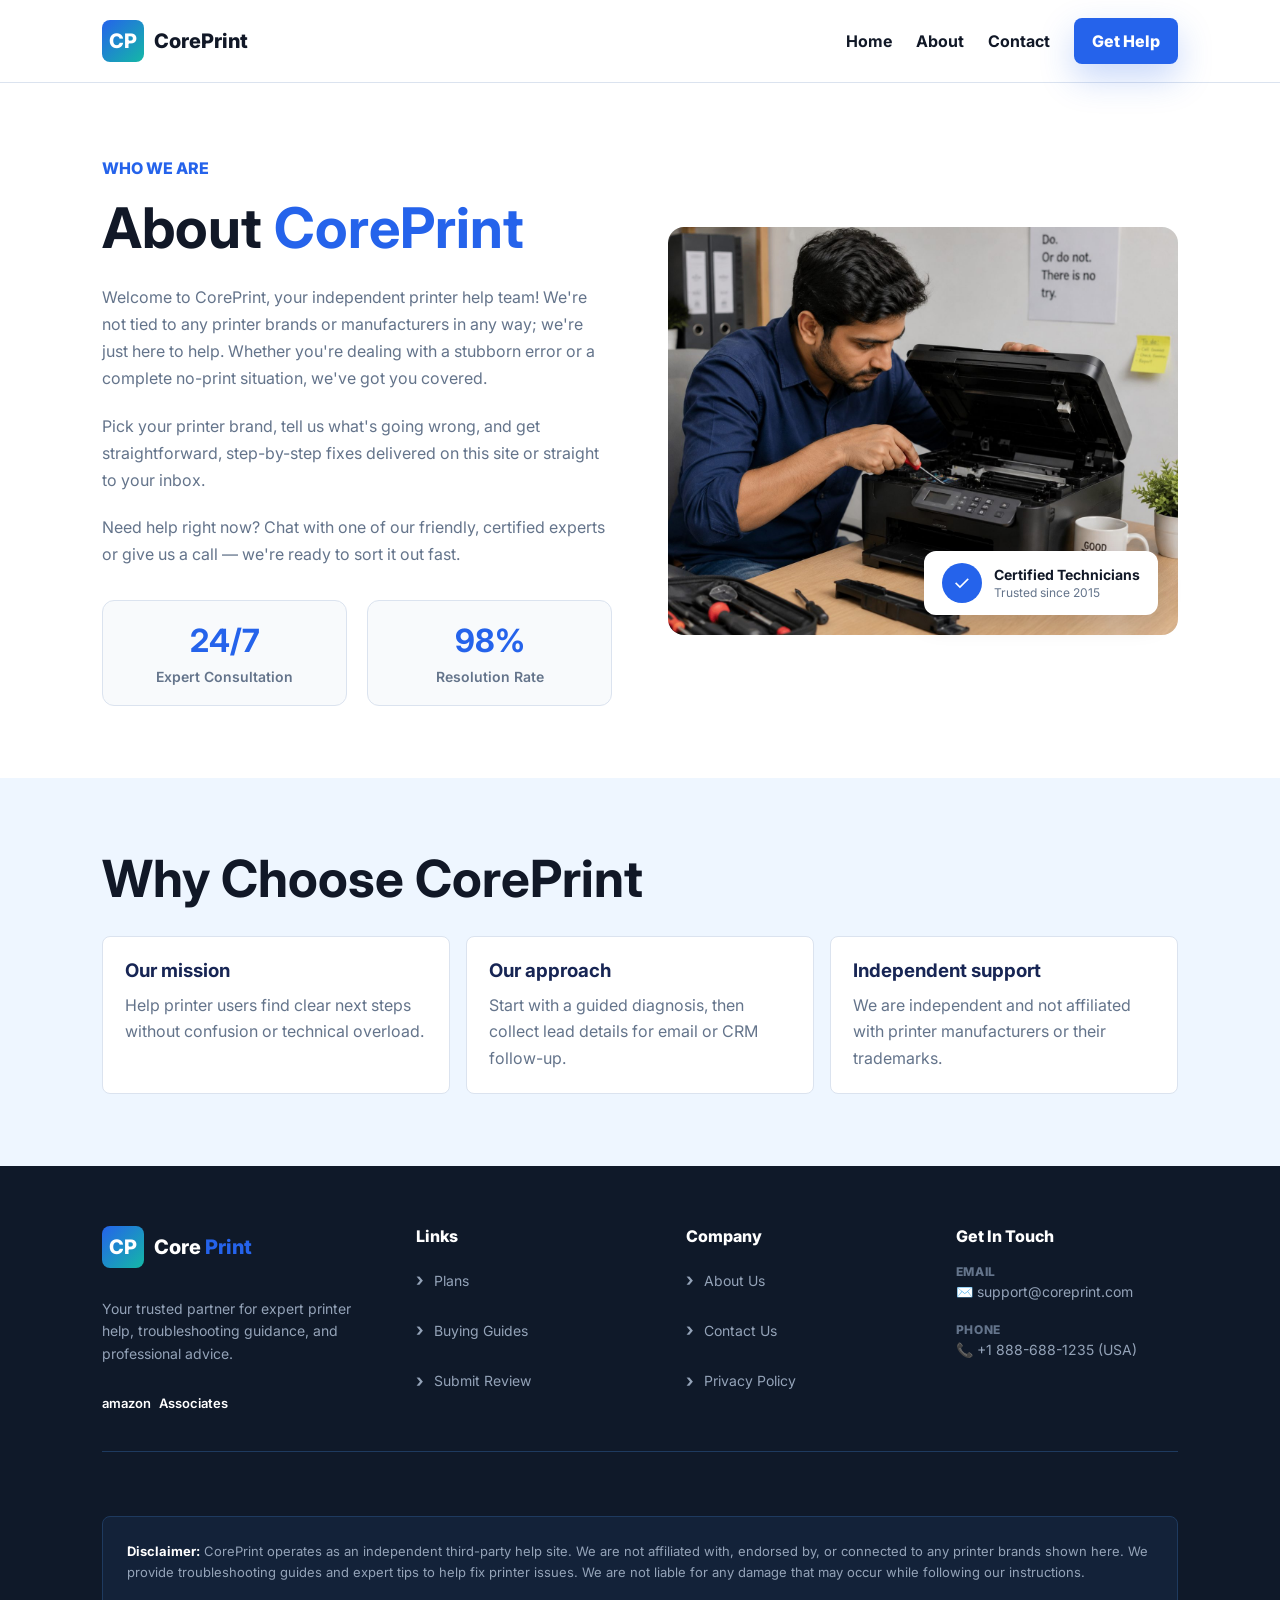
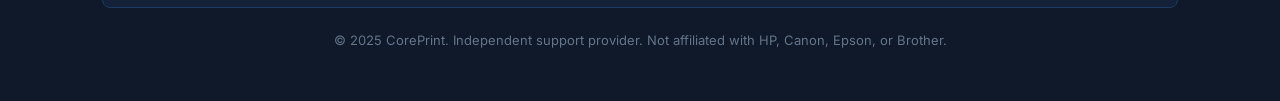
<file: about.html>
<!DOCTYPE html>
<html lang="en">
<head>
  <meta charset="UTF-8">
  <meta name="viewport" content="width=device-width, initial-scale=1.0">
  <title>About CorePrint</title>
  <link rel="preconnect" href="https://fonts.googleapis.com">
  <link rel="preconnect" href="https://fonts.gstatic.com" crossorigin>
  <link href="https://fonts.googleapis.com/css2?family=Inter:wght@400;500;600;700;800&display=swap" rel="stylesheet">
  <link rel="stylesheet" href="style.css">
  <style>
    .about-hero {
      padding: 72px 8%;
      background: white;
      display: grid;
      grid-template-columns: 1fr 1fr;
      gap: 56px;
      align-items: center;
    }

    .about-content h1 {
      font-size: clamp(32px, 5vw, 56px);
      line-height: 1.1;
      margin: 16px 0 24px;
      color: var(--text);
    }

    .about-content .eyebrow {
      color: var(--blue);
      margin-bottom: 12px;
    }

    .about-content h1 strong {
      color: var(--blue);
    }

    .about-content p {
      color: var(--muted);
      font-size: 16px;
      line-height: 1.7;
      margin-bottom: 20px;
    }

    .about-content p:last-of-type {
      margin-bottom: 32px;
    }

    .about-stats {
      display: grid;
      grid-template-columns: 1fr 1fr;
      gap: 20px;
    }

    .stat-card {
      padding: 20px;
      background: #f8fafc;
      border: 1px solid var(--line);
      border-radius: 12px;
      text-align: center;
    }

    .stat-card strong {
      display: block;
      font-size: 32px;
      color: var(--blue);
      margin-bottom: 8px;
    }

    .stat-card span {
      display: block;
      color: var(--muted);
      font-size: 14px;
      font-weight: 600;
    }

    .about-image {
      position: relative;
    }

    .about-image img {
      width: 100%;
      border-radius: 16px;
      display: block;
    }

    .badge {
      position: absolute;
      bottom: 20px;
      right: 20px;
      background: white;
      padding: 12px 18px;
      border-radius: 12px;
      box-shadow: 0 8px 24px rgba(15, 23, 42, 0.15);
      display: flex;
      align-items: center;
      gap: 12px;
    }

    .badge-icon {
      width: 40px;
      height: 40px;
      background: var(--blue);
      border-radius: 50%;
      display: flex;
      align-items: center;
      justify-content: center;
      color: white;
      font-size: 20px;
      flex-shrink: 0;
    }

    .badge-text strong {
      display: block;
      color: var(--text);
      font-size: 14px;
      margin-bottom: 2px;
    }

    .badge-text span {
      display: block;
      color: var(--muted);
      font-size: 12px;
    }

    @media (max-width: 900px) {
      .about-hero {
        grid-template-columns: 1fr;
        gap: 32px;
      }

      .about-stats {
        grid-template-columns: 1fr;
      }
    }
  </style>
</head>
<body>
  <header class="header">
    <a class="logo" href="index.html">
      <span class="logo-mark">CP</span>
      <span>CorePrint</span>
    </a>
    <button class="menu-btn" id="menuBtn">Menu</button>
    <nav class="nav" id="navMenu">
      <a href="index.html">Home</a>
      <a href="about.html">About</a>
      <a href="Contact.html">Contact</a>
      <a href="index.html#wizard" class="nav-cta">Get Help</a>
    </nav>
  </header>

  <main>
    <section class="about-hero">
      <div class="about-content">
        <p class="eyebrow">WHO WE ARE</p>
        <h1>About <strong>CorePrint</strong></h1>

        <p>
          Welcome to CorePrint, your independent printer help team! We're not tied to any printer brands or manufacturers in any way; we're just here to help. Whether you're dealing with a stubborn error or a complete no-print situation, we've got you covered.
        </p>

        <p>
          Pick your printer brand, tell us what's going wrong, and get straightforward, step-by-step fixes delivered on this site or straight to your inbox.
        </p>

        <p>
          Need help right now? Chat with one of our friendly, certified experts or give us a call — we're ready to sort it out fast.
        </p>

        <div class="about-stats">
          <div class="stat-card">
            <strong>24/7</strong>
            <span>Expert Consultation</span>
          </div>
          <div class="stat-card">
            <strong>98%</strong>
            <span>Resolution Rate</span>
          </div>
        </div>
      </div>

      <div class="about-image">
        <img src="Images/printer-hero.jpg" alt="CorePrint Expert Technician">
        <div class="badge">
          <div class="badge-icon">✓</div>
          <div class="badge-text">
            <strong>Certified Technicians</strong>
            <span>Trusted since 2015</span>
          </div>
        </div>
      </div>
    </section>

    <section class="features">
      <div class="section-heading">
        <h2>Why Choose CorePrint</h2>
      </div>
      <div class="cards">
        <article class="card">
          <h3>Our mission</h3>
          <p>Help printer users find clear next steps without confusion or technical overload.</p>
        </article>
        <article class="card">
          <h3>Our approach</h3>
          <p>Start with a guided diagnosis, then collect lead details for email or CRM follow-up.</p>
        </article>
        <article class="card">
          <h3>Independent support</h3>
          <p>We are independent and not affiliated with printer manufacturers or their trademarks.</p>
        </article>
      </div>
    </section>
  </main>

  <footer class="footer">
    <div class="footer-inner">
      <div class="footer-brand">
        <a class="logo footer-logo" href="index.html">
          <span class="logo-mark">CP</span>
          <span>Core<span>Print</span></span>
        </a>
        <p>Your trusted partner for expert printer help, troubleshooting guidance, and professional advice.</p>
        <div class="footer-associates">
          <span>amazon</span>
          <span>Associates</span>
        </div>
      </div>

      <div class="footer-col">
        <h4>Links</h4>
        <a href="index.html#wizard">Plans</a>
        <a href="Buying-Guide.html">Buying Guides</a>
        <a href="Contact.html">Submit Review</a>
      </div>

      <div class="footer-col">
        <h4>Company</h4>
        <a href="about.html">About Us</a>
        <a href="Contact.html">Contact Us</a>
        <a href="Privacy.html">Privacy Policy</a>
      </div>

      <div class="footer-col-contact">
        <h4>Get In Touch</h4>
        <div>
          <p>EMAIL</p>
          <a href="mailto:support@coreprint.com">✉️ support@coreprint.com</a>
        </div>
        <div>
          <p>PHONE</p>
          <a href="tel:+18886881235">📞 +1 888-688-1235 (USA)</a>
        </div>
      </div>
    </div>

    <div class="footer-bottom">
      <div class="footer-disclaimer">
        <p><strong>Disclaimer:</strong> CorePrint operates as an independent third-party help site. We are not affiliated with, endorsed by, or connected to any printer brands shown here. We provide troubleshooting guides and expert tips to help fix printer issues. We are not liable for any damage that may occur while following our instructions.</p>
      </div>
      <p style="text-align: center; color: #64748b; font-size: 13px; margin-top: 24px;">© 2025 CorePrint. Independent support provider. Not affiliated with HP, Canon, Epson, or Brother.</p>
    </div>
  </footer>

  <script src="script.js"></script>

  <script>window.$zoho=window.$zoho || {};$zoho.salesiq=$zoho.salesiq||{ready:function(){}}</script>
  <script id="zsiqscript" src="https://salesiq.zohopublic.com/widget?wc=siq46f4403f35703d25af7b1f089d96ca3a6d771892d2310e0ce3ea562d807fc7d3" defer></script>
</body>
</html>
</file>
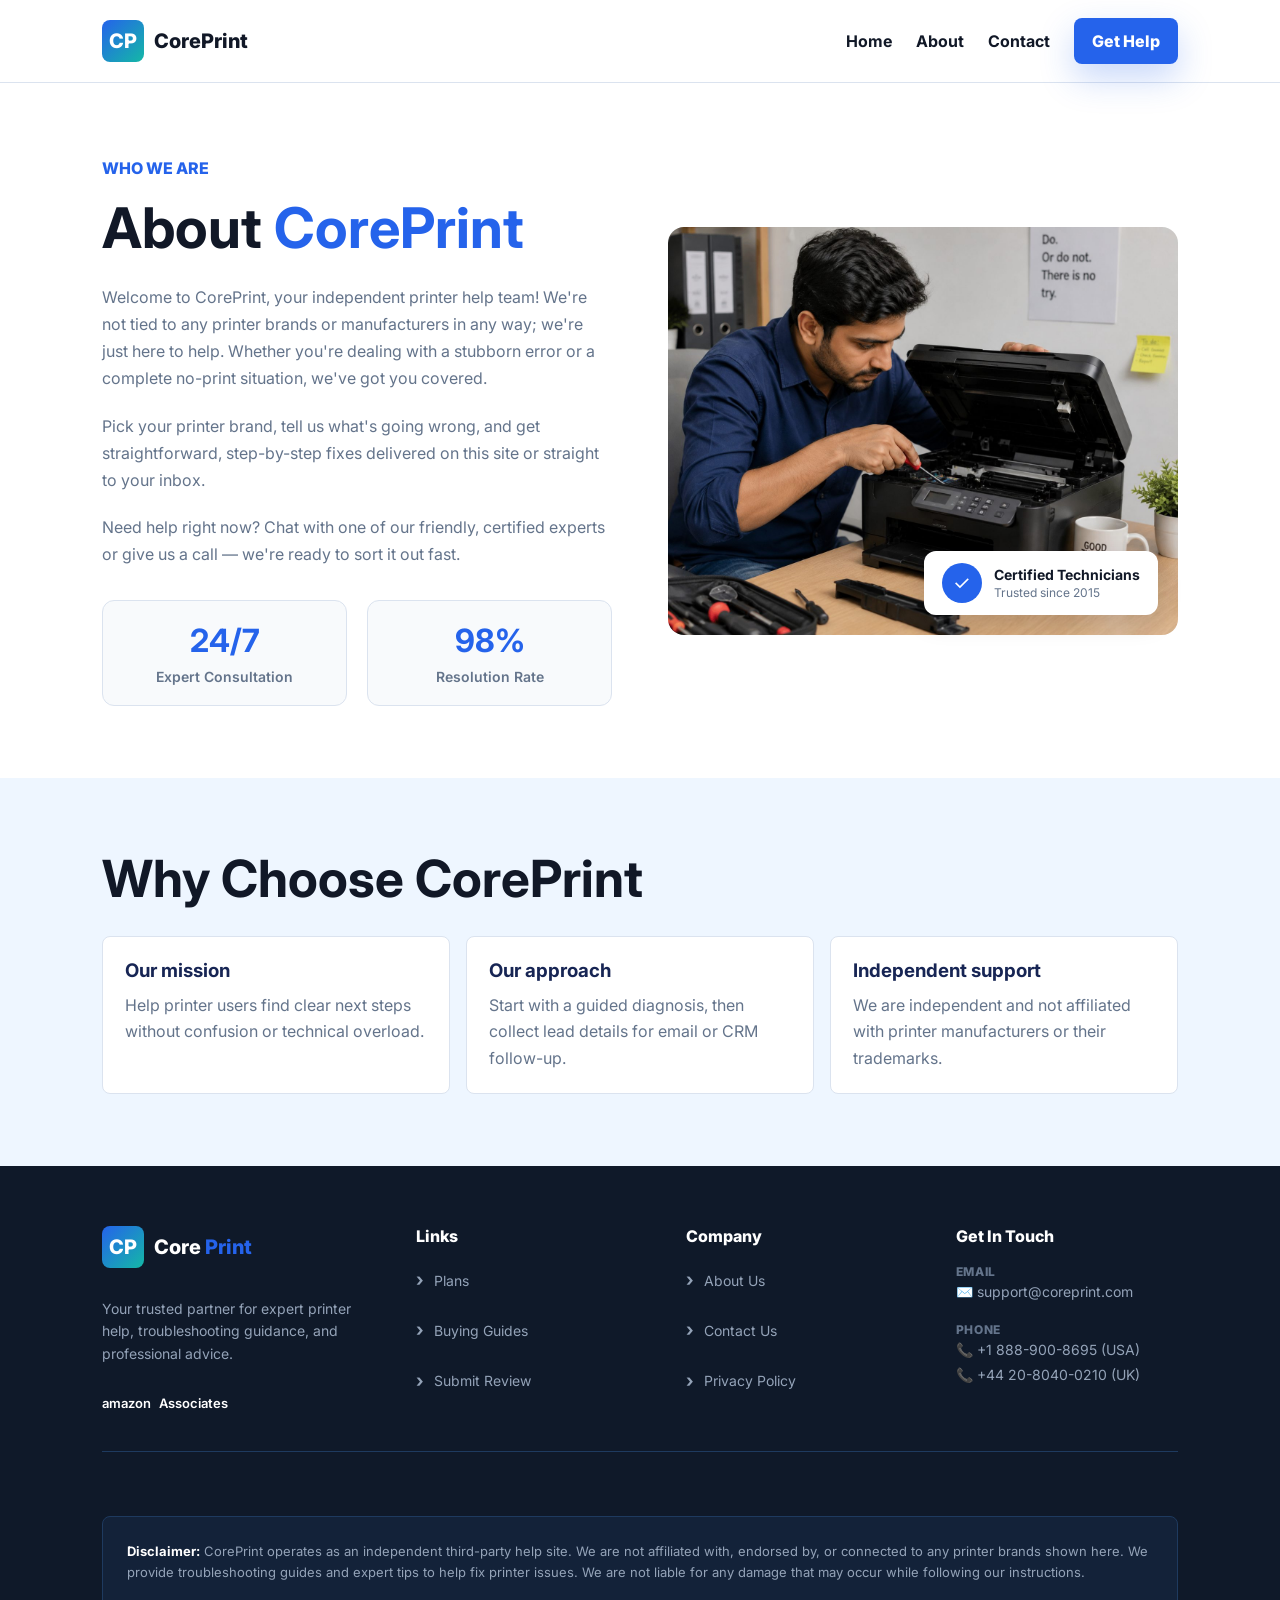
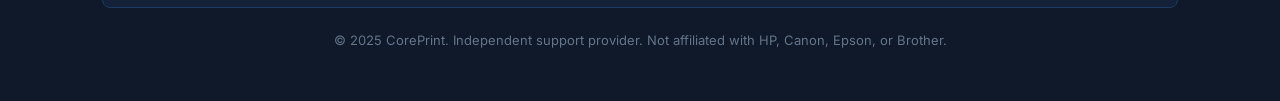
<file: about2.html>
<!DOCTYPE html>
<html lang="en">
<head>
  <meta charset="UTF-8">
  <meta name="viewport" content="width=device-width, initial-scale=1.0">
  <title>About CorePrint</title>
  <link rel="preconnect" href="https://fonts.googleapis.com">
  <link rel="preconnect" href="https://fonts.gstatic.com" crossorigin>
  <link href="https://fonts.googleapis.com/css2?family=Inter:wght@400;500;600;700;800&display=swap" rel="stylesheet">
  <link rel="stylesheet" href="style.css">
  <style>
    .about-hero {
      padding: 72px 8%;
      background: white;
      display: grid;
      grid-template-columns: 1fr 1fr;
      gap: 56px;
      align-items: center;
    }

    .about-content h1 {
      font-size: clamp(32px, 5vw, 56px);
      line-height: 1.1;
      margin: 16px 0 24px;
      color: var(--text);
    }

    .about-content .eyebrow {
      color: var(--blue);
      margin-bottom: 12px;
    }

    .about-content h1 strong {
      color: var(--blue);
    }

    .about-content p {
      color: var(--muted);
      font-size: 16px;
      line-height: 1.7;
      margin-bottom: 20px;
    }

    .about-content p:last-of-type {
      margin-bottom: 32px;
    }

    .about-stats {
      display: grid;
      grid-template-columns: 1fr 1fr;
      gap: 20px;
    }

    .stat-card {
      padding: 20px;
      background: #f8fafc;
      border: 1px solid var(--line);
      border-radius: 12px;
      text-align: center;
    }

    .stat-card strong {
      display: block;
      font-size: 32px;
      color: var(--blue);
      margin-bottom: 8px;
    }

    .stat-card span {
      display: block;
      color: var(--muted);
      font-size: 14px;
      font-weight: 600;
    }

    .about-image {
      position: relative;
    }

    .about-image img {
      width: 100%;
      border-radius: 16px;
      display: block;
    }

    .badge {
      position: absolute;
      bottom: 20px;
      right: 20px;
      background: white;
      padding: 12px 18px;
      border-radius: 12px;
      box-shadow: 0 8px 24px rgba(15, 23, 42, 0.15);
      display: flex;
      align-items: center;
      gap: 12px;
    }

    .badge-icon {
      width: 40px;
      height: 40px;
      background: var(--blue);
      border-radius: 50%;
      display: flex;
      align-items: center;
      justify-content: center;
      color: white;
      font-size: 20px;
      flex-shrink: 0;
    }

    .badge-text strong {
      display: block;
      color: var(--text);
      font-size: 14px;
      margin-bottom: 2px;
    }

    .badge-text span {
      display: block;
      color: var(--muted);
      font-size: 12px;
    }

    @media (max-width: 900px) {
      .about-hero {
        grid-template-columns: 1fr;
        gap: 32px;
      }

      .about-stats {
        grid-template-columns: 1fr;
      }
    }
  </style>
</head>
<body>
  <header class="header">
    <a class="logo" href="index.html">
      <span class="logo-mark">CP</span>
      <span>CorePrint</span>
    </a>
    <button class="menu-btn" id="menuBtn">Menu</button>
    <nav class="nav" id="navMenu">
      <a href="index.html">Home</a>
      <a href="about.html">About</a>
      <a href="Contact.html">Contact</a>
      <a href="index.html#wizard" class="nav-cta">Get Help</a>
    </nav>
  </header>

  <main>
    <section class="about-hero">
      <div class="about-content">
        <p class="eyebrow">WHO WE ARE</p>
        <h1>About <strong>CorePrint</strong></h1>

        <p>
          Welcome to CorePrint, your independent printer help team! We're not tied to any printer brands or manufacturers in any way; we're just here to help. Whether you're dealing with a stubborn error or a complete no-print situation, we've got you covered.
        </p>

        <p>
          Pick your printer brand, tell us what's going wrong, and get straightforward, step-by-step fixes delivered on this site or straight to your inbox.
        </p>

        <p>
          Need help right now? Chat with one of our friendly, certified experts or give us a call — we're ready to sort it out fast.
        </p>

        <div class="about-stats">
          <div class="stat-card">
            <strong>24/7</strong>
            <span>Expert Consultation</span>
          </div>
          <div class="stat-card">
            <strong>98%</strong>
            <span>Resolution Rate</span>
          </div>
        </div>
      </div>

      <div class="about-image">
        <img src="Images/printer-hero.jpg" alt="CorePrint Expert Technician">
        <div class="badge">
          <div class="badge-icon">✓</div>
          <div class="badge-text">
            <strong>Certified Technicians</strong>
            <span>Trusted since 2015</span>
          </div>
        </div>
      </div>
    </section>

    <section class="features">
      <div class="section-heading">
        <h2>Why Choose CorePrint</h2>
      </div>
      <div class="cards">
        <article class="card">
          <h3>Our mission</h3>
          <p>Help printer users find clear next steps without confusion or technical overload.</p>
        </article>
        <article class="card">
          <h3>Our approach</h3>
          <p>Start with a guided diagnosis, then collect lead details for email or CRM follow-up.</p>
        </article>
        <article class="card">
          <h3>Independent support</h3>
          <p>We are independent and not affiliated with printer manufacturers or their trademarks.</p>
        </article>
      </div>
    </section>
  </main>

  <footer class="footer">
    <div class="footer-inner">
      <div class="footer-brand">
        <a class="logo footer-logo" href="index.html">
          <span class="logo-mark">CP</span>
          <span>Core<span>Print</span></span>
        </a>
        <p>Your trusted partner for expert printer help, troubleshooting guidance, and professional advice.</p>
        <div class="footer-associates">
          <span>amazon</span>
          <span>Associates</span>
        </div>
      </div>

      <div class="footer-col">
        <h4>Links</h4>
        <a href="index.html#wizard">Plans</a>
        <a href="about.html">Buying Guides</a>
        <a href="Contact.html">Submit Review</a>
      </div>

      <div class="footer-col">
        <h4>Company</h4>
        <a href="about.html">About Us</a>
        <a href="Contact.html">Contact Us</a>
        <a href="Privacy.html">Privacy Policy</a>
      </div>

      <div class="footer-col-contact">
        <h4>Get In Touch</h4>
        <div>
          <p>EMAIL</p>
          <a href="mailto:support@coreprint.com">✉️ support@coreprint.com</a>
        </div>
        <div>
          <p>PHONE</p>
          <a href="tel:+18889008695">📞 +1 888-900-8695 (USA)</a>
          <a href="tel:+442080400210">📞 +44 20-8040-0210 (UK)</a>
        </div>
      </div>
    </div>

    <div class="footer-bottom">
      <div class="footer-disclaimer">
        <p><strong>Disclaimer:</strong> CorePrint operates as an independent third-party help site. We are not affiliated with, endorsed by, or connected to any printer brands shown here. We provide troubleshooting guides and expert tips to help fix printer issues. We are not liable for any damage that may occur while following our instructions.</p>
      </div>
      <p style="text-align: center; color: #64748b; font-size: 13px; margin-top: 24px;">© 2025 CorePrint. Independent support provider. Not affiliated with HP, Canon, Epson, or Brother.</p>
    </div>
  </footer>

  <script src="script.js"></script>
</body>
</html>
</file>
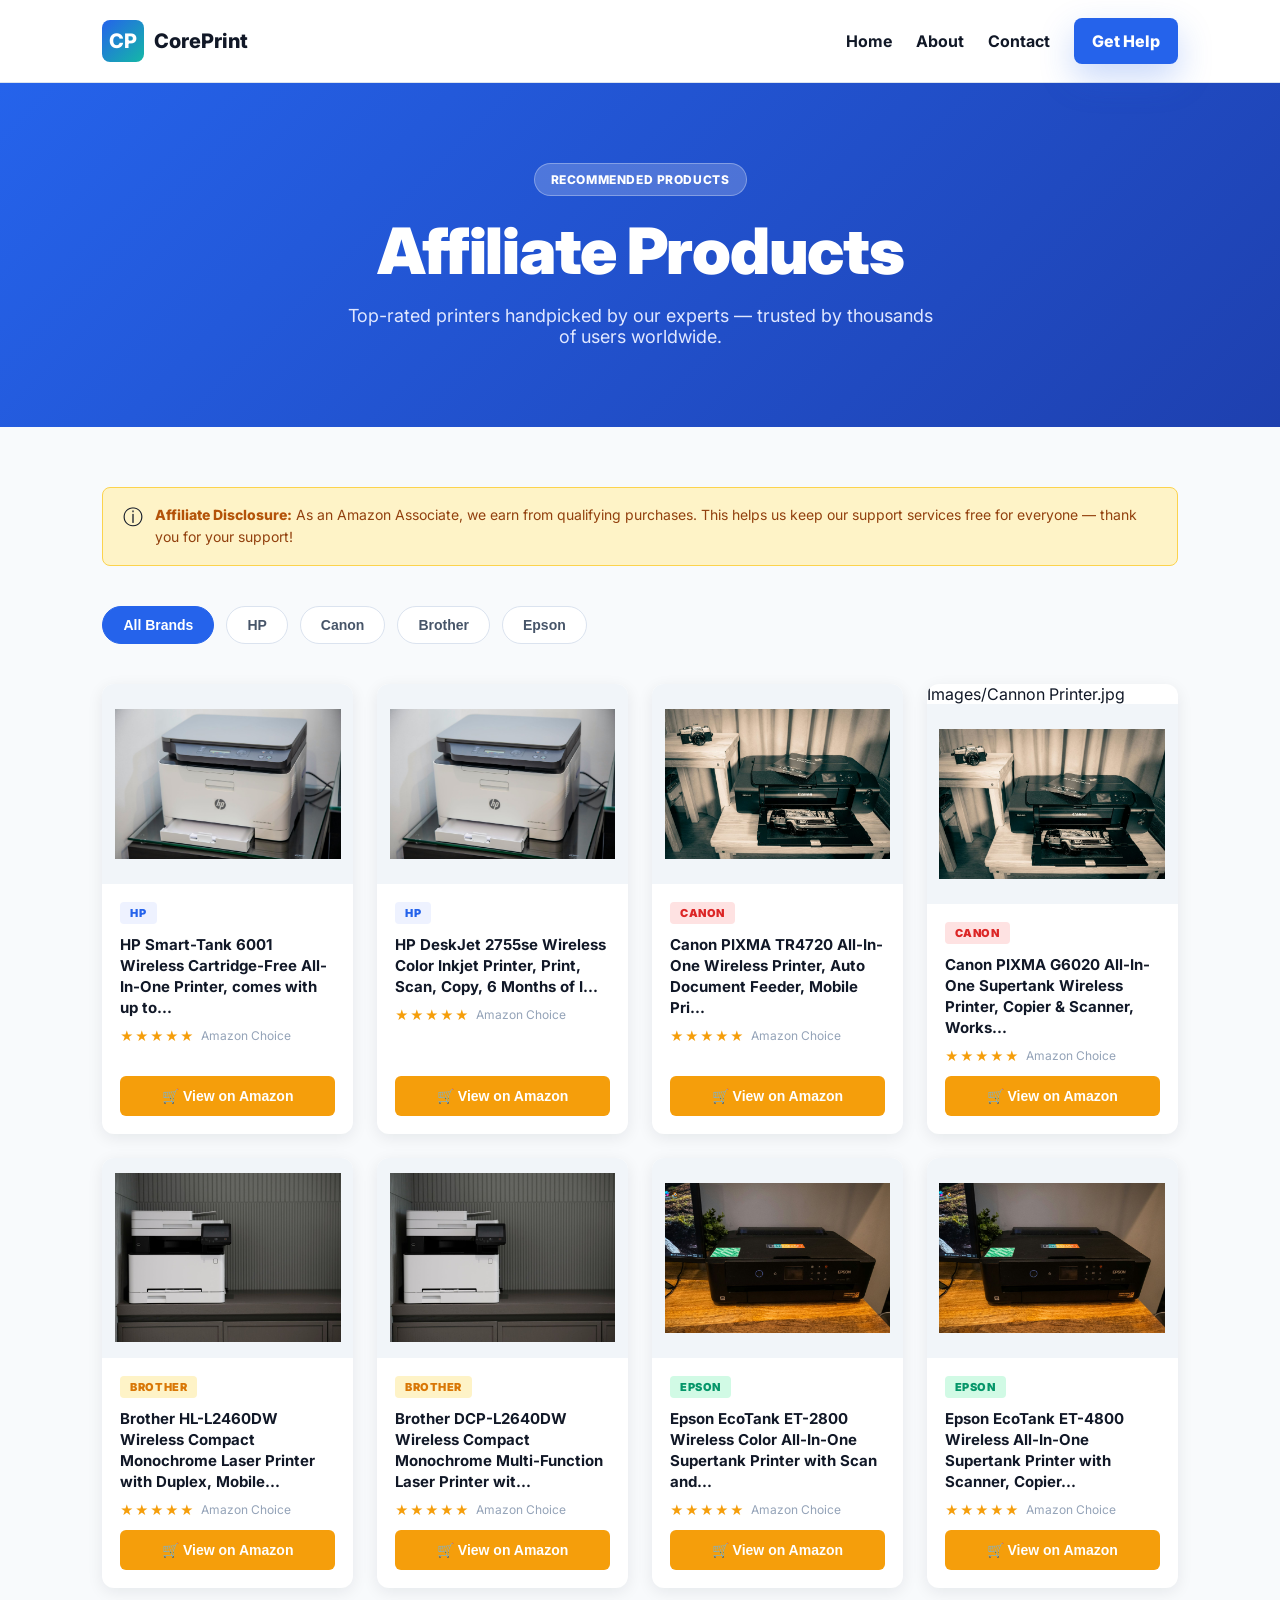
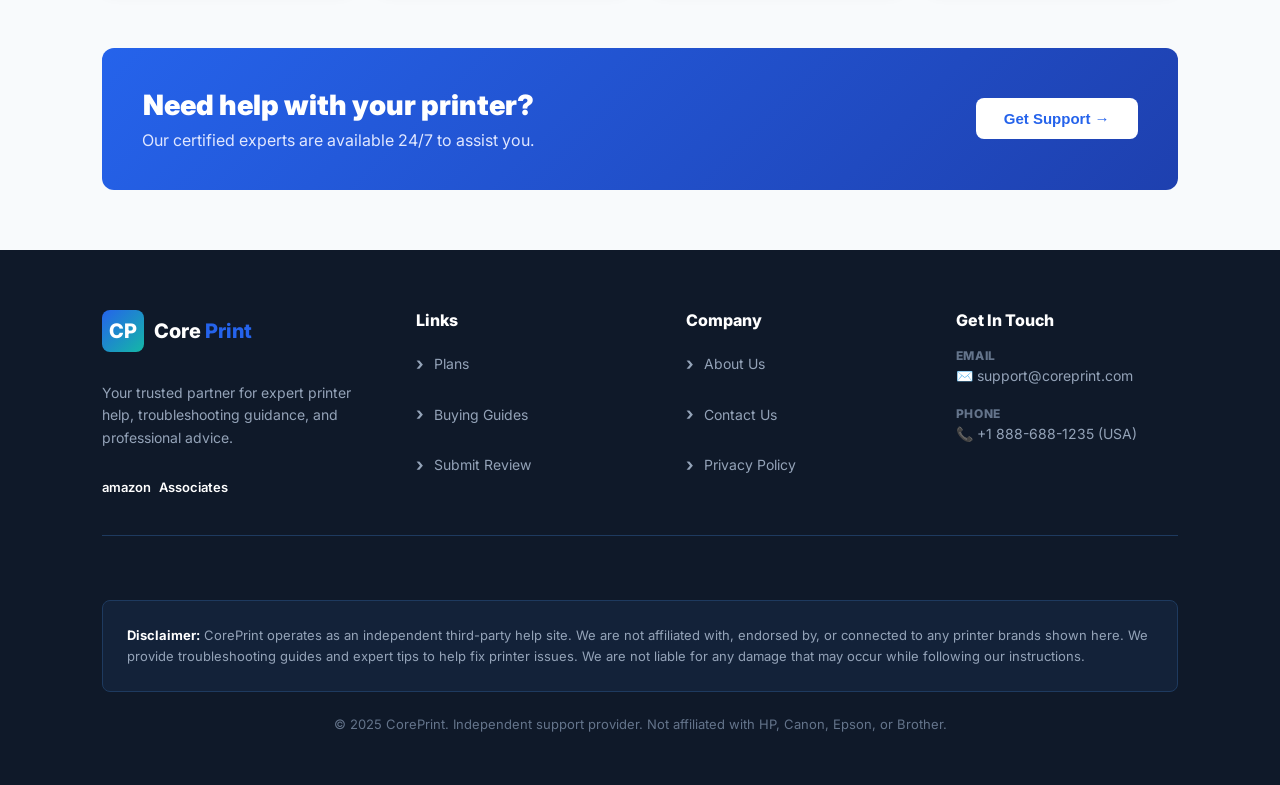
<file: Affliliate-Product.html>
<!DOCTYPE html>
<html lang="en">
<head>
  <meta charset="UTF-8">
  <meta name="viewport" content="width=device-width, initial-scale=1.0">
  <title>Affiliate Products - CorePrint</title>
  <link rel="preconnect" href="https://fonts.googleapis.com">
  <link rel="preconnect" href="https://fonts.gstatic.com" crossorigin>
  <link href="https://fonts.googleapis.com/css2?family=Inter:wght@400;500;600;700;800&display=swap" rel="stylesheet">
  <link rel="stylesheet" href="style.css">
  <style>
    .affiliate-hero {
      background: linear-gradient(135deg, #2563eb 0%, #1e40af 100%);
      padding: 80px 8%;
      text-align: center;
      color: white;
    }

    .affiliate-hero h1 {
      font-size: clamp(40px, 6vw, 64px);
      margin: 0 0 16px;
      font-weight: 900;
      letter-spacing: -0.02em;
    }

    .affiliate-hero p {
      font-size: 18px;
      color: #e0e7ff;
      margin: 0;
      max-width: 600px;
      margin: 0 auto;
    }

    .affiliate-badge {
      display: inline-block;
      background: rgba(255, 255, 255, 0.2);
      border: 1px solid rgba(255, 255, 255, 0.3);
      color: white;
      padding: 8px 16px;
      border-radius: 20px;
      font-size: 12px;
      font-weight: 800;
      text-transform: uppercase;
      letter-spacing: 0.05em;
      margin-bottom: 16px;
    }

    .affiliate-section {
      padding: 60px 8%;
      background: #f8fafc;
    }

    .affiliate-disclosure {
      max-width: 1300px;
      margin: 0 auto 40px;
      background: #fef3c7;
      border: 1px solid #fcd34d;
      border-radius: 8px;
      padding: 16px 20px;
      display: flex;
      align-items: flex-start;
      gap: 12px;
    }

    .affiliate-disclosure-icon {
      font-size: 20px;
      flex-shrink: 0;
    }

    .affiliate-disclosure p {
      margin: 0;
      color: #92400e;
      font-size: 14px;
      line-height: 1.6;
    }

    .affiliate-disclosure strong {
      color: #b45309;
      font-weight: 800;
    }

    .brand-filters {
      max-width: 1300px;
      margin: 0 auto 40px;
      display: flex;
      gap: 12px;
      flex-wrap: wrap;
      align-items: center;
    }

    .brand-filter-btn {
      padding: 10px 20px;
      border: 1px solid #dbe3ef;
      background: white;
      border-radius: 20px;
      font-weight: 700;
      font-size: 14px;
      cursor: pointer;
      transition: 0.25s ease;
      color: #475569;
    }

    .brand-filter-btn.active {
      background: #2563eb;
      color: white;
      border-color: #2563eb;
    }

    .brand-filter-btn:hover {
      border-color: #2563eb;
    }

    .affiliate-products-grid {
      max-width: 1300px;
      margin: 0 auto;
      display: grid;
      grid-template-columns: repeat(4, 1fr);
      gap: 24px;
      margin-bottom: 60px;
    }

    .product-card {
      background: white;
      border-radius: 12px;
      overflow: hidden;
      box-shadow: 0 4px 16px rgba(15, 23, 42, 0.08);
      transition: transform 0.3s ease, box-shadow 0.3s ease;
      display: flex;
      flex-direction: column;
    }

    .product-card:hover {
      transform: translateY(-8px);
      box-shadow: 0 12px 32px rgba(15, 23, 42, 0.16);
    }

    .product-image {
      width: 100%;
      height: 200px;
      background: #f1f5f9;
      display: flex;
      align-items: center;
      justify-content: center;
      overflow: hidden;
    }

    .product-image img {
      max-width: 90%;
      max-height: 90%;
      object-fit: contain;
    }

    .product-info {
      padding: 18px;
      flex: 1;
      display: flex;
      flex-direction: column;
    }

    .product-brand {
      display: inline-block;
      padding: 4px 10px;
      background: #eef2ff;
      color: #2563eb;
      border-radius: 4px;
      font-size: 11px;
      font-weight: 900;
      text-transform: uppercase;
      letter-spacing: 0.05em;
      margin-bottom: 10px;
      width: fit-content;
    }

    .product-brand.canon {
      background: #fee2e2;
      color: #dc2626;
    }

    .product-brand.brother {
      background: #fef3c7;
      color: #d97706;
    }

    .product-brand.epson {
      background: #d1fae5;
      color: #059669;
    }

    .product-title {
      margin: 0 0 10px;
      font-size: 15px;
      font-weight: 700;
      color: #111827;
      line-height: 1.4;
    }

    .product-rating {
      display: flex;
      align-items: center;
      gap: 6px;
      margin-bottom: 12px;
    }

    .product-stars {
      color: #f59e0b;
      font-size: 13px;
      letter-spacing: 1px;
    }

    .product-rating-text {
      color: #94a3b8;
      font-size: 12px;
    }

    .product-btn {
      width: 100%;
      padding: 12px;
      background: #f59e0b;
      color: white;
      border: none;
      border-radius: 6px;
      font-weight: 800;
      font-size: 14px;
      cursor: pointer;
      transition: 0.25s ease;
      margin-top: auto;
    }

    .product-btn:hover {
      background: #d97706;
      transform: translateY(-2px);
    }

    .affiliate-cta {
      background: linear-gradient(135deg, #2563eb 0%, #1e40af 100%);
      border-radius: 12px;
      color: white;
      padding: 40px;
      text-align: center;
      max-width: 1300px;
      margin: 0 auto;
      display: flex;
      align-items: center;
      justify-content: space-between;
    }

    .affiliate-cta h3 {
      margin: 0 0 8px;
      font-size: 28px;
      font-weight: 900;
    }

    .affiliate-cta p {
      margin: 0;
      color: #e0e7ff;
      font-size: 16px;
    }

    .affiliate-cta-btn {
      padding: 12px 28px;
      background: white;
      color: #2563eb;
      border: none;
      border-radius: 8px;
      font-weight: 800;
      font-size: 15px;
      cursor: pointer;
      transition: 0.25s ease;
      white-space: nowrap;
      flex-shrink: 0;
    }

    .affiliate-cta-btn:hover {
      transform: translateY(-2px);
      box-shadow: 0 8px 20px rgba(0, 0, 0, 0.2);
    }

    @media (max-width: 1024px) {
      .affiliate-products-grid {
        grid-template-columns: repeat(2, 1fr);
        gap: 18px;
      }

      .affiliate-cta {
        flex-direction: column;
        gap: 24px;
        text-align: center;
      }

      .affiliate-cta-btn {
        width: 100%;
      }
    }

    @media (max-width: 560px) {
      .affiliate-products-grid {
        grid-template-columns: 1fr;
      }

      .brand-filters {
        gap: 8px;
      }

      .brand-filter-btn {
        padding: 8px 14px;
        font-size: 12px;
      }

      .affiliate-section {
        padding: 40px 5%;
      }

      .affiliate-hero {
        padding: 60px 5%;
      }

      .affiliate-disclosure {
        flex-direction: column;
      }

      .affiliate-cta {
        padding: 28px;
      }

      .affiliate-cta h3 {
        font-size: 24px;
      }
    }
  </style>
</head>
<body>
  <header class="header">
    <a class="logo" href="index.html">
      <span class="logo-mark">CP</span>
      <span>CorePrint</span>
    </a>
    <button class="menu-btn" id="menuBtn">Menu</button>
    <nav class="nav" id="navMenu">
      <a href="index.html">Home</a>
      <a href="about.html">About</a>
      <a href="Contact.html">Contact</a>
      <a href="index.html#wizard" class="nav-cta">Get Help</a>
    </nav>
  </header>

  <main>
    <section class="affiliate-hero">
      <div class="affiliate-badge">RECOMMENDED PRODUCTS</div>
      <h1>Affiliate Products</h1>
      <p>Top-rated printers handpicked by our experts — trusted by thousands of users worldwide.</p>
    </section>

    <section class="affiliate-section">
      <div class="affiliate-disclosure">
        <div class="affiliate-disclosure-icon">ⓘ</div>
        <p><strong>Affiliate Disclosure:</strong> As an Amazon Associate, we earn from qualifying purchases. This helps us keep our support services free for everyone — thank you for your support!</p>
      </div>

      <div class="brand-filters">
        <button class="brand-filter-btn active" data-brand="all">All Brands</button>
        <button class="brand-filter-btn" data-brand="hp">HP</button>
        <button class="brand-filter-btn" data-brand="canon">Canon</button>
        <button class="brand-filter-btn" data-brand="brother">Brother</button>
        <button class="brand-filter-btn" data-brand="epson">Epson</button>
      </div>

      <div class="affiliate-products-grid">
        <!-- Product 1 -->
        <div class="product-card" data-brand="hp">
          <div class="product-image">
            <img src="Images/HP Printer Image.jpg" alt="HP Printer">
          </div>
          <div class="product-info">
            <span class="product-brand">HP</span>
            <h4 class="product-title">HP Smart-Tank 6001 Wireless Cartridge-Free All-In-One Printer, comes with up to...</h4>
            <div class="product-rating">
              <span class="product-stars">★★★★★</span>
              <span class="product-rating-text">Amazon Choice</span>
            </div>
            <button class="product-btn">🛒 View on Amazon</button>
          </div>
        </div>

        <!-- Product 2 -->
        <div class="product-card" data-brand="hp">
          <div class="product-image">
            <img src="Images/HP Printer Image.jpg" alt="HP Printer">
          </div>
          <div class="product-info">
            <span class="product-brand">HP</span>
            <h4 class="product-title">HP DeskJet 2755se Wireless Color Inkjet Printer, Print, Scan, Copy, 6 Months of I...</h4>
            <div class="product-rating">
              <span class="product-stars">★★★★★</span>
              <span class="product-rating-text">Amazon Choice</span>
            </div>
            <button class="product-btn">🛒 View on Amazon</button>
          </div>
        </div>

        <!-- Product 3 -->
        <div class="product-card" data-brand="canon">
          <div class="product-image">
            <img src="Images/Cannon Printer.jpg" alt="Canon Printer">
          </div>
          <div class="product-info">
            <span class="product-brand canon">CANON</span>
            <h4 class="product-title">Canon PIXMA TR4720 All-In-One Wireless Printer, Auto Document Feeder, Mobile Pri...</h4>
            <div class="product-rating">
              <span class="product-stars">★★★★★</span>
              <span class="product-rating-text">Amazon Choice</span>
            </div>
            <button class="product-btn">🛒 View on Amazon</button>
          </div>
        </div>

        <!-- Product 4 -->
        <div class="product-card" data-brand="canon">Images/Cannon Printer.jpg
          <div class="product-image">
            <img src="Images/Cannon Printer.jpg" alt="Canon Printer">
          </div>
          <div class="product-info">
            <span class="product-brand canon">CANON</span>
            <h4 class="product-title">Canon PIXMA G6020 All-In-One Supertank Wireless Printer, Copier & Scanner, Works...</h4>
            <div class="product-rating">
              <span class="product-stars">★★★★★</span>
              <span class="product-rating-text">Amazon Choice</span>
            </div>
            <button class="product-btn">🛒 View on Amazon</button>
          </div>
        </div>

        <!-- Product 5 -->
        <div class="product-card" data-brand="brother">
          <div class="product-image">
            <img src="Images/Printer.jpg" alt="Brother Printer"> 
          </div>
          <div class="product-info">
            <span class="product-brand brother">BROTHER</span>
            <h4 class="product-title">Brother HL-L2460DW Wireless Compact Monochrome Laser Printer with Duplex, Mobile...</h4>
            <div class="product-rating">
              <span class="product-stars">★★★★★</span>
              <span class="product-rating-text">Amazon Choice</span>
            </div>
            <button class="product-btn">🛒 View on Amazon</button>
          </div>
        </div>

        <!-- Product 6 -->
        <div class="product-card" data-brand="brother">
          <div class="product-image">
            <img src="Images/Printer.jpg" alt="Brother Printer">
          </div>
          <div class="product-info">
            <span class="product-brand brother">BROTHER</span>
            <h4 class="product-title">Brother DCP-L2640DW Wireless Compact Monochrome Multi-Function Laser Printer wit...</h4>
            <div class="product-rating">
              <span class="product-stars">★★★★★</span>
              <span class="product-rating-text">Amazon Choice</span>
            </div>
            <button class="product-btn">🛒 View on Amazon</button>
          </div>
        </div>

        <!-- Product 7 -->
        <div class="product-card" data-brand="epson">
          <div class="product-image">
            <img src="Images/Epson Printer.jpg" alt="Epson Printer">
          </div>
          <div class="product-info">
            <span class="product-brand epson">EPSON</span>
            <h4 class="product-title">Epson EcoTank ET-2800 Wireless Color All-In-One Supertank Printer with Scan and...</h4>
            <div class="product-rating">
              <span class="product-stars">★★★★★</span>
              <span class="product-rating-text">Amazon Choice</span>
            </div>
            <button class="product-btn">🛒 View on Amazon</button>
          </div>
        </div>

        <!-- Product 8 -->
        <div class="product-card" data-brand="epson">
          <div class="product-image">
            <img src="Images/Epson Printer.jpg" alt="Epson Printer">
          </div>
          <div class="product-info">
            <span class="product-brand epson">EPSON</span>
            <h4 class="product-title">Epson EcoTank ET-4800 Wireless All-In-One Supertank Printer with Scanner, Copier...</h4>
            <div class="product-rating">
              <span class="product-stars">★★★★★</span>
              <span class="product-rating-text">Amazon Choice</span>
            </div>
            <button class="product-btn">🛒 View on Amazon</button>
          </div>
        </div>
      </div>

      <div class="affiliate-cta">
        <div>
          <h3>Need help with your printer?</h3>
          <p>Our certified experts are available 24/7 to assist you.</p>
        </div>
        <button class="affiliate-cta-btn">Get Support →</button>
      </div>
    </section>
  </main>

  <footer class="footer">
    <div class="footer-inner">
      <div class="footer-brand">
        <a class="logo footer-logo" href="index.html">
          <span class="logo-mark">CP</span>
          <span>Core<span>Print</span></span>
        </a>
        <p>Your trusted partner for expert printer help, troubleshooting guidance, and professional advice.</p>
        <div class="footer-associates">
          <span>amazon</span>
          <span>Associates</span>
        </div>
      </div>

      <div class="footer-col">
        <h4>Links</h4>
        <a href="SupportPlan.html">Plans</a>
        <a href="Buying-Guide.html">Buying Guides</a>
        <a href="Contact.html">Submit Review</a>
      </div>

      <div class="footer-col">
        <h4>Company</h4>
        <a href="about.html">About Us</a>
        <a href="Contact.html">Contact Us</a>
        <a href="Privacy.html">Privacy Policy</a>
      </div>

      <div class="footer-col-contact">
        <h4>Get In Touch</h4>
        <div>
          <p>EMAIL</p>
          <a href="mailto:support@coreprint.com">✉️ support@coreprint.com</a>
        </div>
        <div>
          <p>PHONE</p>
          <a href="tel:+18886881235">📞 +1 888-688-1235 (USA)</a>
        </div>
      </div>
    </div>

    <div class="footer-bottom">
      <div class="footer-disclaimer">
        <p><strong>Disclaimer:</strong> CorePrint operates as an independent third-party help site. We are not affiliated with, endorsed by, or connected to any printer brands shown here. We provide troubleshooting guides and expert tips to help fix printer issues. We are not liable for any damage that may occur while following our instructions.</p>
      </div>
      <p style="text-align: center; color: #64748b; font-size: 13px; margin-top: 24px;">© 2025 CorePrint. Independent support provider. Not affiliated with HP, Canon, Epson, or Brother.</p>
    </div>
  </footer>

  <script>
    // Brand filter functionality
    document.querySelectorAll('.brand-filter-btn').forEach(btn => {
      btn.addEventListener('click', function() {
        // Update active button
        document.querySelectorAll('.brand-filter-btn').forEach(b => b.classList.remove('active'));
        this.classList.add('active');

        // Filter products
        const selectedBrand = this.dataset.brand;
        document.querySelectorAll('.product-card').forEach(card => {
          if (selectedBrand === 'all' || card.dataset.brand === selectedBrand) {
            card.style.display = '';
          } else {
            card.style.display = 'none';
          }
        });
      });
    });

    // Menu toggle
    const menuBtn = document.getElementById('menuBtn');
    const navMenu = document.getElementById('navMenu');
    if (menuBtn) {
      menuBtn.addEventListener('click', function() {
        navMenu.classList.toggle('open');
      });
    }
  </script>

  <script>window.$zoho=window.$zoho || {};$zoho.salesiq=$zoho.salesiq||{ready:function(){}}</script>
  <script id="zsiqscript" src="https://salesiq.zohopublic.com/widget?wc=siq46f4403f35703d25af7b1f089d96ca3a6d771892d2310e0ce3ea562d807fc7d3" defer></script>
</body>
</html>
</file>
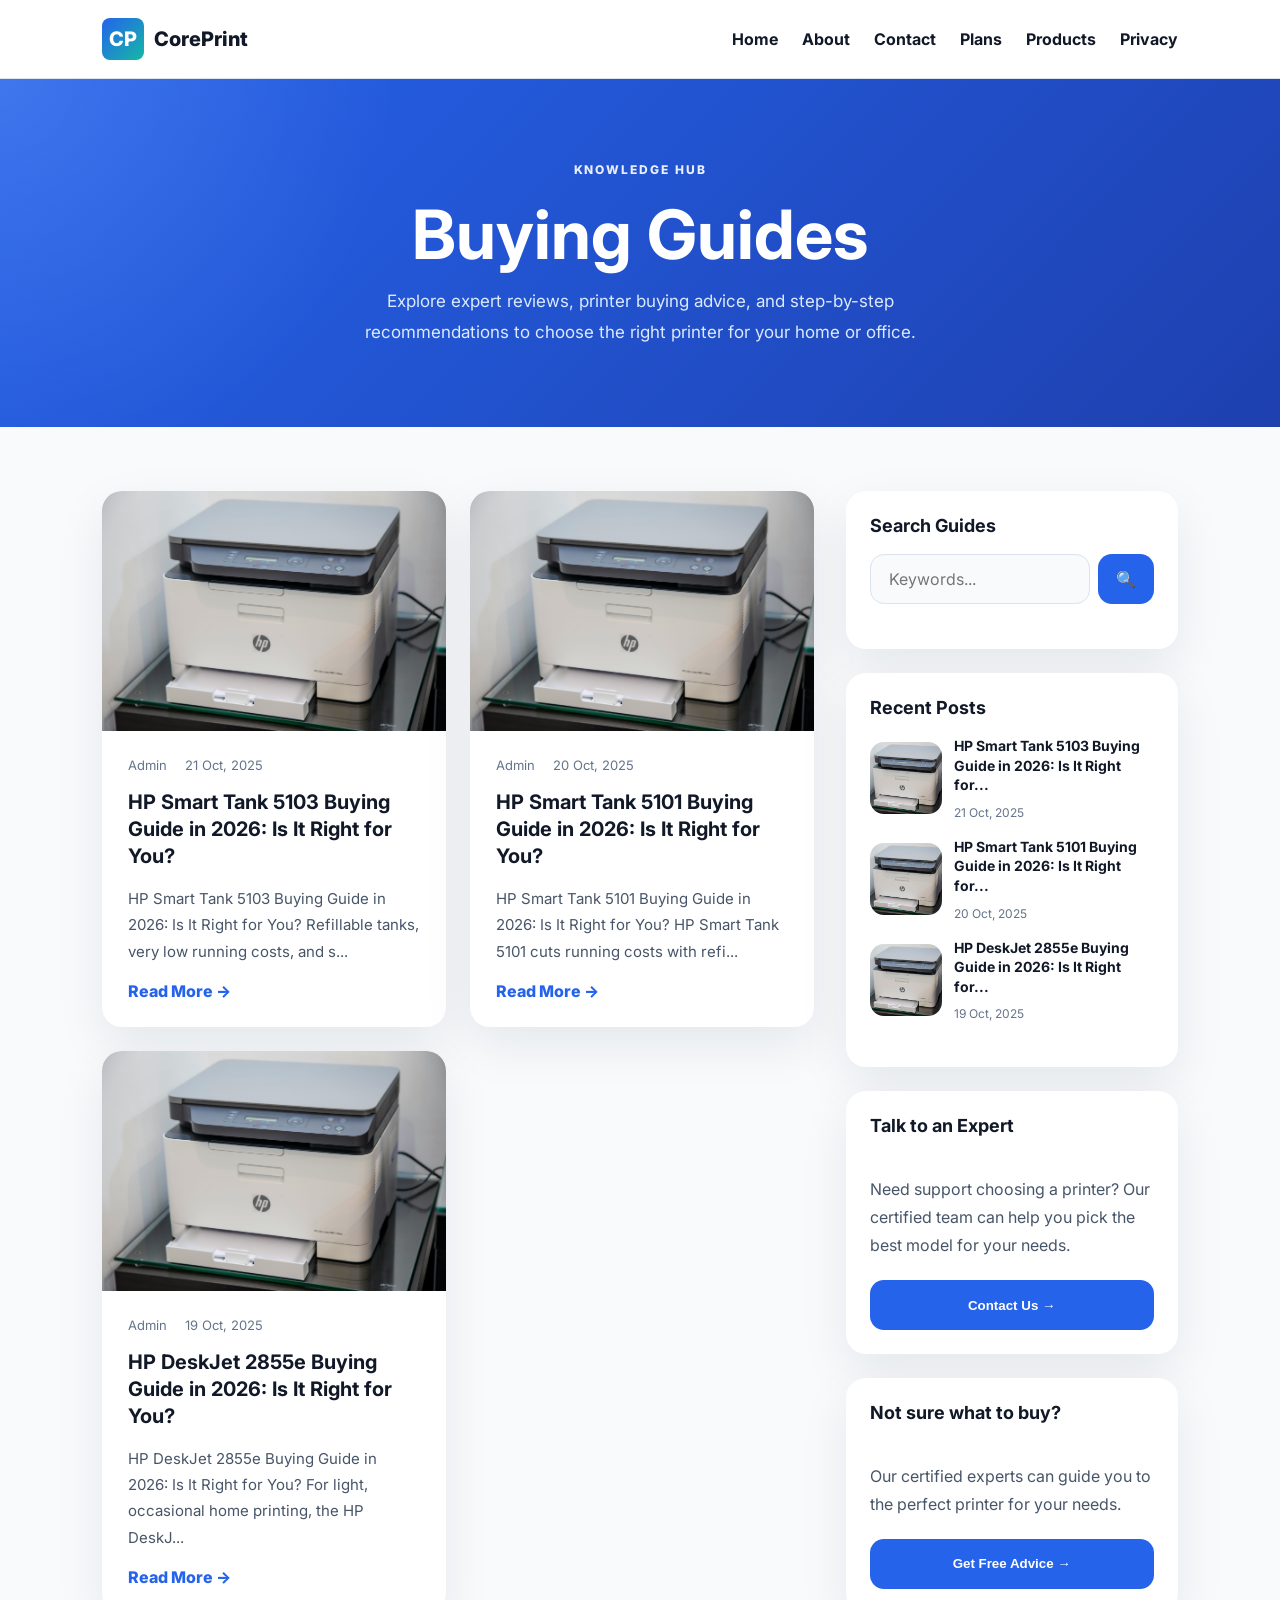
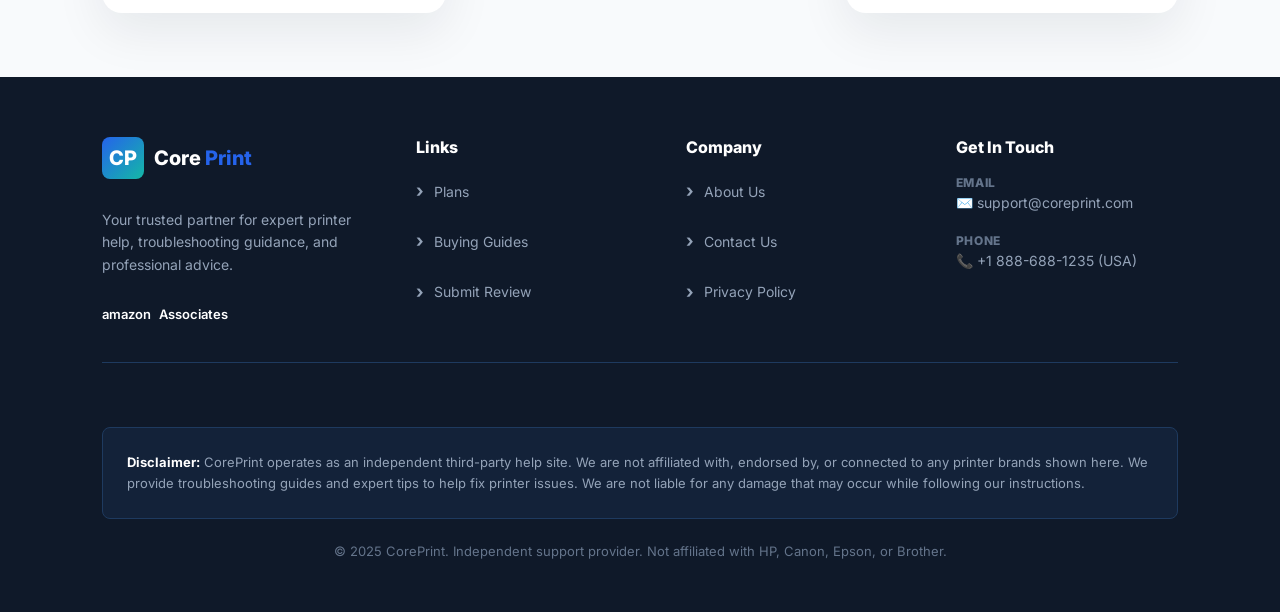
<file: Buying-Guide.html>
<!DOCTYPE html>
<html lang="en">
<head>
  <meta charset="UTF-8">
  <meta name="viewport" content="width=device-width, initial-scale=1.0">
  <title>Buying Guides - CorePrint</title>
  <link rel="preconnect" href="https://fonts.googleapis.com">
  <link rel="preconnect" href="https://fonts.gstatic.com" crossorigin>
  <link href="https://fonts.googleapis.com/css2?family=Inter:wght@400;500;600;700;800&display=swap" rel="stylesheet">
  <link rel="stylesheet" href="style.css">
  <style>
    .guide-hero {
      background: linear-gradient(135deg, #2563eb 0%, #1e40af 100%);
      color: white;
      padding: 80px 8%;
      text-align: center;
      position: relative;
      overflow: hidden;
    }

    .guide-hero::after {
      content: "";
      position: absolute;
      inset: 0;
      background: radial-gradient(circle at top left, rgba(255,255,255,0.12), transparent 30%);
      pointer-events: none;
    }

    .guide-hero .eyebrow {
      color: rgba(255,255,255,0.9);
      margin-bottom: 18px;
      font-size: 12px;
      letter-spacing: 0.16em;
    }

    .guide-hero h1 {
      margin: 0 auto 16px;
      font-size: clamp(42px, 6vw, 68px);
      line-height: 1.05;
      max-width: 900px;
      position: relative;
      z-index: 1;
    }

    .guide-hero p {
      margin: 0 auto;
      max-width: 620px;
      color: #dbeafe;
      font-size: 17px;
      line-height: 1.8;
      position: relative;
      z-index: 1;
    }

    .guide-section {
      padding: 64px 8%;
      background: #f8fafc;
    }

    .guide-grid {
      display: grid;
      grid-template-columns: minmax(0, 1.5fr) minmax(320px, 0.7fr);
      gap: 32px;
      max-width: 1300px;
      margin: 0 auto;
    }

    .guide-cards {
      display: grid;
      grid-template-columns: repeat(2, minmax(0, 1fr));
      gap: 24px;
    }

    .guide-card {
      background: white;
      border-radius: 20px;
      padding: 0;
      overflow: hidden;
      box-shadow: 0 18px 50px rgba(15, 23, 42, 0.08);
      display: flex;
      flex-direction: column;
    }

    .guide-card img {
      width: 100%;
      height: 240px;
      object-fit: cover;
      display: block;
    }

    .guide-card-content {
      padding: 26px;
      display: grid;
      gap: 16px;
      flex: 1;
    }

    .guide-card-meta {
      display: flex;
      gap: 18px;
      color: #64748b;
      font-size: 13px;
      align-items: center;
      flex-wrap: wrap;
    }

    .guide-card-meta span {
      display: inline-flex;
      align-items: center;
      gap: 8px;
    }

    .guide-card-title {
      margin: 0;
      font-size: 20px;
      line-height: 1.35;
      color: #111827;
    }

    .guide-card-summary {
      margin: 0;
      color: #475569;
      line-height: 1.75;
      font-size: 15px;
    }

    .guide-card-footer {
      margin-top: auto;
    }

    .guide-card-footer a {
      display: inline-flex;
      align-items: center;
      gap: 8px;
      color: #2563eb;
      font-weight: 800;
      text-decoration: none;
    }

    .guide-sidebar {
      display: grid;
      gap: 24px;
    }

    .search-panel,
    .recent-panel,
    .sidebar-card {
      background: white;
      border-radius: 20px;
      padding: 24px;
      box-shadow: 0 18px 50px rgba(15, 23, 42, 0.08);
    }

    .search-panel h3,
    .recent-panel h3,
    .sidebar-card h3 {
      margin: 0 0 18px;
      font-size: 18px;
      color: #111827;
    }

    .search-field {
      display: flex;
      gap: 8px;
    }

    .search-field input {
      flex: 1;
      padding: 14px 18px;
      border-radius: 14px;
      border: 1px solid #dbe3ef;
      font: inherit;
      color: #102a43;
      background: #f8fafc;
    }

    .search-field button {
      background: #2563eb;
      color: white;
      border: none;
      border-radius: 14px;
      min-width: 56px;
      cursor: pointer;
      font-size: 16px;
    }

    .recent-list {
      display: grid;
      gap: 16px;
    }

    .recent-item {
      display: grid;
      grid-template-columns: 72px 1fr;
      gap: 12px;
      align-items: center;
    }

    .recent-item img {
      width: 72px;
      height: 72px;
      object-fit: cover;
      border-radius: 14px;
    }

    .recent-item-text h4 {
      margin: 0 0 6px;
      font-size: 14px;
      color: #111827;
      line-height: 1.4;
    }

    .recent-item-text span {
      font-size: 12px;
      color: #64748b;
    }

    .sidebar-card {
      display: grid;
      gap: 14px;
    }

    .sidebar-card p {
      margin: 0;
      color: #475569;
      line-height: 1.75;
    }

    .sidebar-card button {
      padding: 14px 18px;
      border: none;
      border-radius: 14px;
      background: #2563eb;
      color: white;
      cursor: pointer;
      font-weight: 800;
    }

    @media (max-width: 1024px) {
      .guide-grid {
        grid-template-columns: 1fr;
      }

      .guide-cards {
        grid-template-columns: 1fr;
      }
    }

    @media (max-width: 640px) {
      .guide-hero {
        padding: 60px 5%;
      }

      .guide-section {
        padding: 48px 5%;
      }

      .affiliate-hero {
        padding: 50px 5%;
      }

      .guide-card img {
        height: 220px;
      }

      .search-field {
        flex-direction: column;
      }

      .search-field button {
        width: 100%;
      }
    }
  </style>
</head>
<body>
  <header class="header">
    <a class="logo" href="index.html">
      <span class="logo-mark">CP</span>
      <span>CorePrint</span>
    </a>
    <button class="menu-btn" id="menuBtn">Menu</button>
    <nav class="nav" id="navMenu">
      <a href="index.html">Home</a>
      <a href="about.html">About</a>
      <a href="Contact.html">Contact</a>
      <a href="SupportPlan.html">Plans</a>
      <a href="Affliliate-Product.html">Products</a>
      <a href="Privacy.html">Privacy</a>
    </nav>
  </header>

  <main>
    <section class="guide-hero">
      <p class="eyebrow">Knowledge Hub</p>
      <h1>Buying Guides</h1>
      <p>Explore expert reviews, printer buying advice, and step-by-step recommendations to choose the right printer for your home or office.</p>
    </section>

    <section class="guide-section">
      <div class="guide-grid">
        <div>
          <div class="guide-cards">
            <article class="guide-card">
              <img src="Images/HP Printer Image.jpg" alt="HP Smart Tank 5103">
              <div class="guide-card-content">
                <div class="guide-card-meta">
                  <span>Admin</span>
                  <span>21 Oct, 2025</span>
                </div>
                <h2 class="guide-card-title">HP Smart Tank 5103 Buying Guide in 2026: Is It Right for You?</h2>
                <p class="guide-card-summary">HP Smart Tank 5103 Buying Guide in 2026: Is It Right for You? Refillable tanks, very low running costs, and s...</p>
                <div class="guide-card-footer">
                  <a href="#">Read More →</a>
                </div>
              </div>
            </article>

            <article class="guide-card">
              <img src="Images/HP Printer Image.jpg" alt="HP Smart Tank 5101">
              <div class="guide-card-content">
                <div class="guide-card-meta">
                  <span>Admin</span>
                  <span>20 Oct, 2025</span>
                </div>
                <h2 class="guide-card-title">HP Smart Tank 5101 Buying Guide in 2026: Is It Right for You?</h2>
                <p class="guide-card-summary">HP Smart Tank 5101 Buying Guide in 2026: Is It Right for You? HP Smart Tank 5101 cuts running costs with refi...</p>
                <div class="guide-card-footer">
                  <a href="#">Read More →</a>
                </div>
              </div>
            </article>

            <article class="guide-card">
              <img src="Images/HP Printer Image.jpg" alt="HP DeskJet 2855e">
              <div class="guide-card-content">
                <div class="guide-card-meta">
                  <span>Admin</span>
                  <span>19 Oct, 2025</span>
                </div>
                <h2 class="guide-card-title">HP DeskJet 2855e Buying Guide in 2026: Is It Right for You?</h2>
                <p class="guide-card-summary">HP DeskJet 2855e Buying Guide in 2026: Is It Right for You? For light, occasional home printing, the HP DeskJ...</p>
                <div class="guide-card-footer">
                  <a href="#">Read More →</a>
                </div>
              </div>
            </article>
          </div>
        </div>

        <aside class="guide-sidebar">
          <section class="search-panel">
            <h3>Search Guides</h3>
            <div class="search-field">
              <input type="text" placeholder="Keywords...">
              <button type="button">🔍</button>
            </div>
          </section>

          <section class="recent-panel">
            <h3>Recent Posts</h3>
            <div class="recent-list">
              <div class="recent-item">
                <img src="Images/HP Printer Image.jpg" alt="Recent printer guide">
                <div class="recent-item-text">
                  <h4>HP Smart Tank 5103 Buying Guide in 2026: Is It Right for...</h4>
                  <span>21 Oct, 2025</span>
                </div>
              </div>
              <div class="recent-item">
                <img src="Images/HP Printer Image.jpg" alt="Recent printer guide">
                <div class="recent-item-text">
                  <h4>HP Smart Tank 5101 Buying Guide in 2026: Is It Right for...</h4>
                  <span>20 Oct, 2025</span>
                </div>
              </div>
              <div class="recent-item">
                <img src="Images/HP Printer Image.jpg" alt="Recent printer guide">
                <div class="recent-item-text">
                  <h4>HP DeskJet 2855e Buying Guide in 2026: Is It Right for...</h4>
                  <span>19 Oct, 2025</span>
                </div>
              </div>
            </div>
          </section>

          <section class="sidebar-card">
            <h3>Talk to an Expert</h3>
            <p>Need support choosing a printer? Our certified team can help you pick the best model for your needs.</p>
            <button type="button">Contact Us →</button>
          </section>

          <section class="sidebar-card">
            <h3>Not sure what to buy?</h3>
            <p>Our certified experts can guide you to the perfect printer for your needs.</p>
            <button type="button">Get Free Advice →</button>
          </section>
        </aside>
      </div>
    </section>
  </main>

  <footer class="footer">
    <div class="footer-inner">
      <div class="footer-brand">
        <a class="logo footer-logo" href="index.html">
          <span class="logo-mark">CP</span>
          <span>Core<span>Print</span></span>
        </a>
        <p>Your trusted partner for expert printer help, troubleshooting guidance, and professional advice.</p>
        <div class="footer-associates">
          <span>amazon</span>
          <span>Associates</span>
        </div>
      </div>

      <div class="footer-col">
        <h4>Links</h4>
        <a href="SupportPlan.html">Plans</a>
        <a href="Buying-Guide.html">Buying Guides</a>
        <a href="Contact.html">Submit Review</a>
      </div>

      <div class="footer-col">
        <h4>Company</h4>
        <a href="about.html">About Us</a>
        <a href="Contact.html">Contact Us</a>
        <a href="Privacy.html">Privacy Policy</a>
      </div>

      <div class="footer-col-contact">
        <h4>Get In Touch</h4>
        <div>
          <p>EMAIL</p>
          <a href="mailto:support@coreprint.com">✉️ support@coreprint.com</a>
        </div>
        <div>
          <p>PHONE</p>
          <a href="tel:+18886881235">📞 +1 888-688-1235 (USA)</a>
        </div>
      </div>
    </div>

    <div class="footer-bottom">
      <div class="footer-disclaimer">
        <p><strong>Disclaimer:</strong> CorePrint operates as an independent third-party help site. We are not affiliated with, endorsed by, or connected to any printer brands shown here. We provide troubleshooting guides and expert tips to help fix printer issues. We are not liable for any damage that may occur while following our instructions.</p>
      </div>
      <p style="text-align: center; color: #64748b; font-size: 13px; margin-top: 24px;">© 2025 CorePrint. Independent support provider. Not affiliated with HP, Canon, Epson, or Brother.</p>
    </div>
  </footer>

  <script>
    const menuBtn = document.getElementById('menuBtn');
    const navMenu = document.getElementById('navMenu');
    if (menuBtn) {
      menuBtn.addEventListener('click', () => navMenu.classList.toggle('open'));
    }
  </script>

  <script>window.$zoho=window.$zoho || {};$zoho.salesiq=$zoho.salesiq||{ready:function(){}}</script>
  <script id="zsiqscript" src="https://salesiq.zohopublic.com/widget?wc=siq46f4403f35703d25af7b1f089d96ca3a6d771892d2310e0ce3ea562d807fc7d3" defer></script>
</body>
</html>
</file>
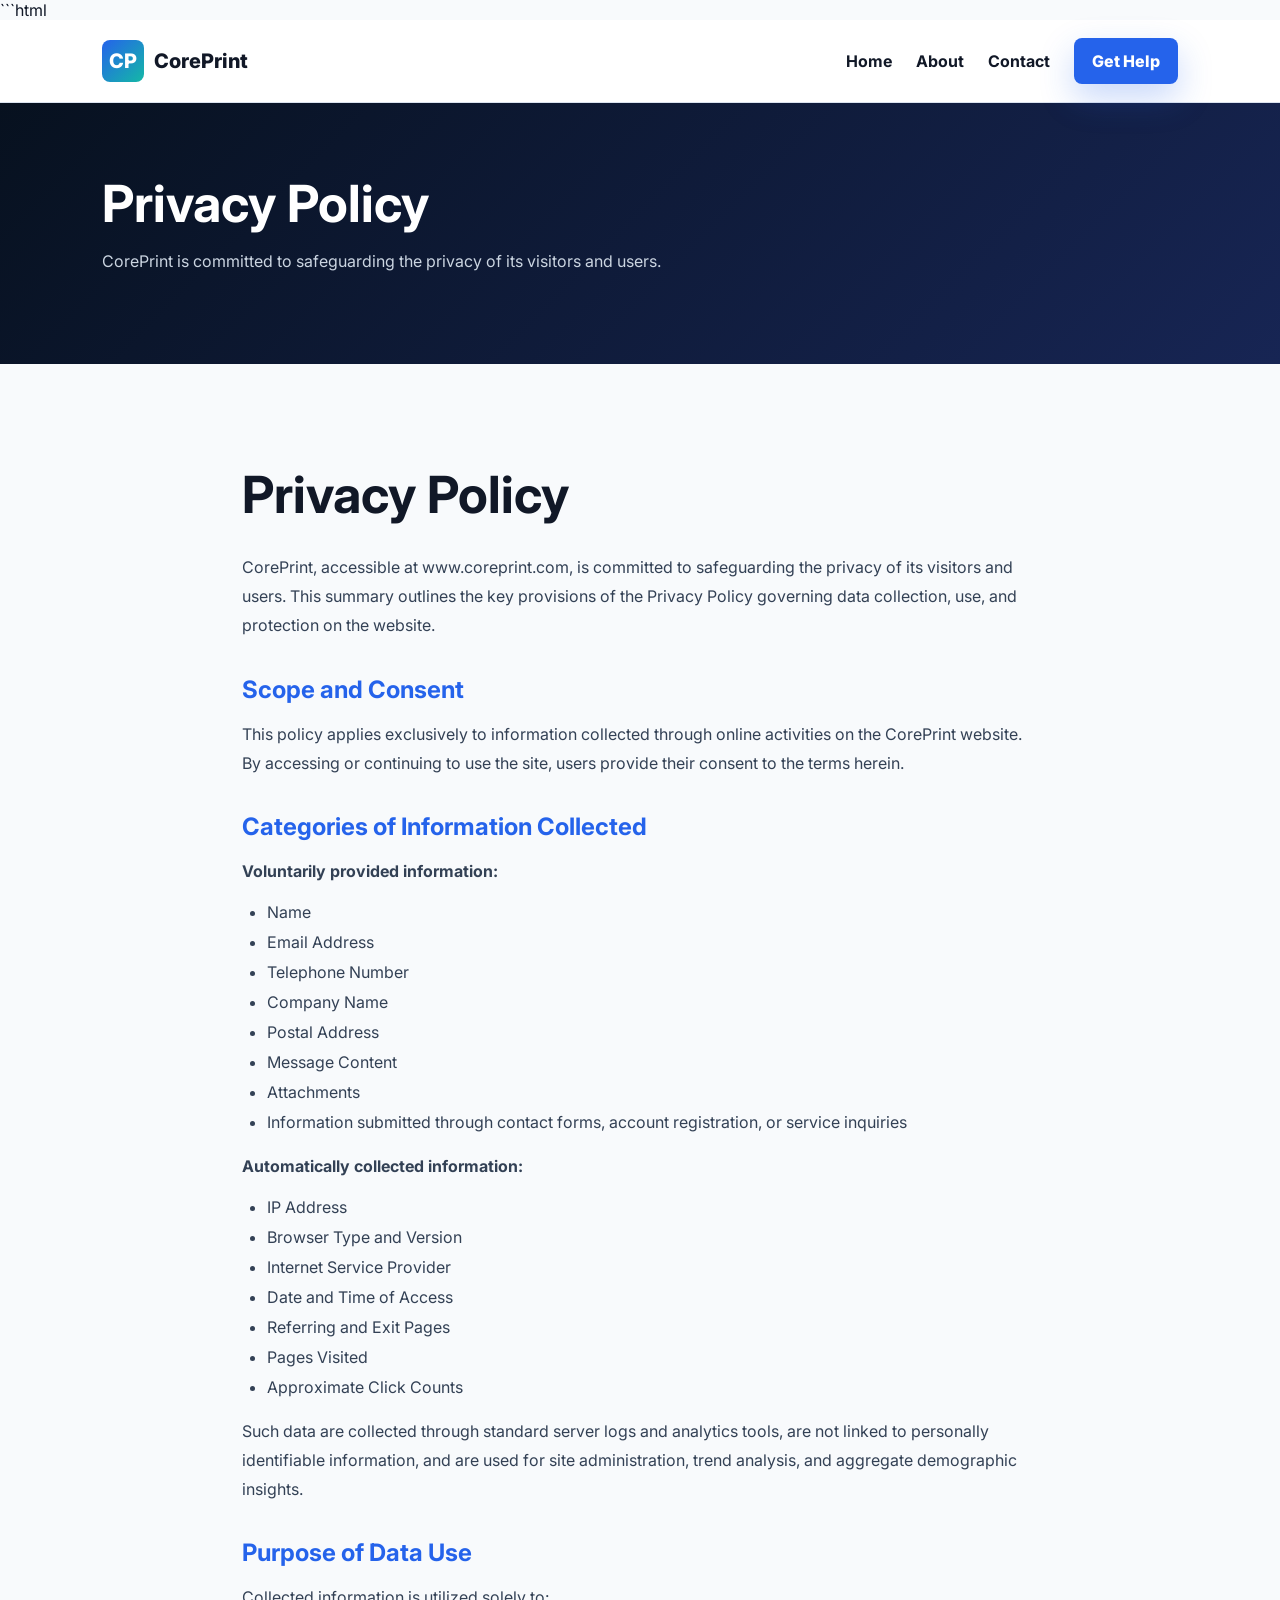
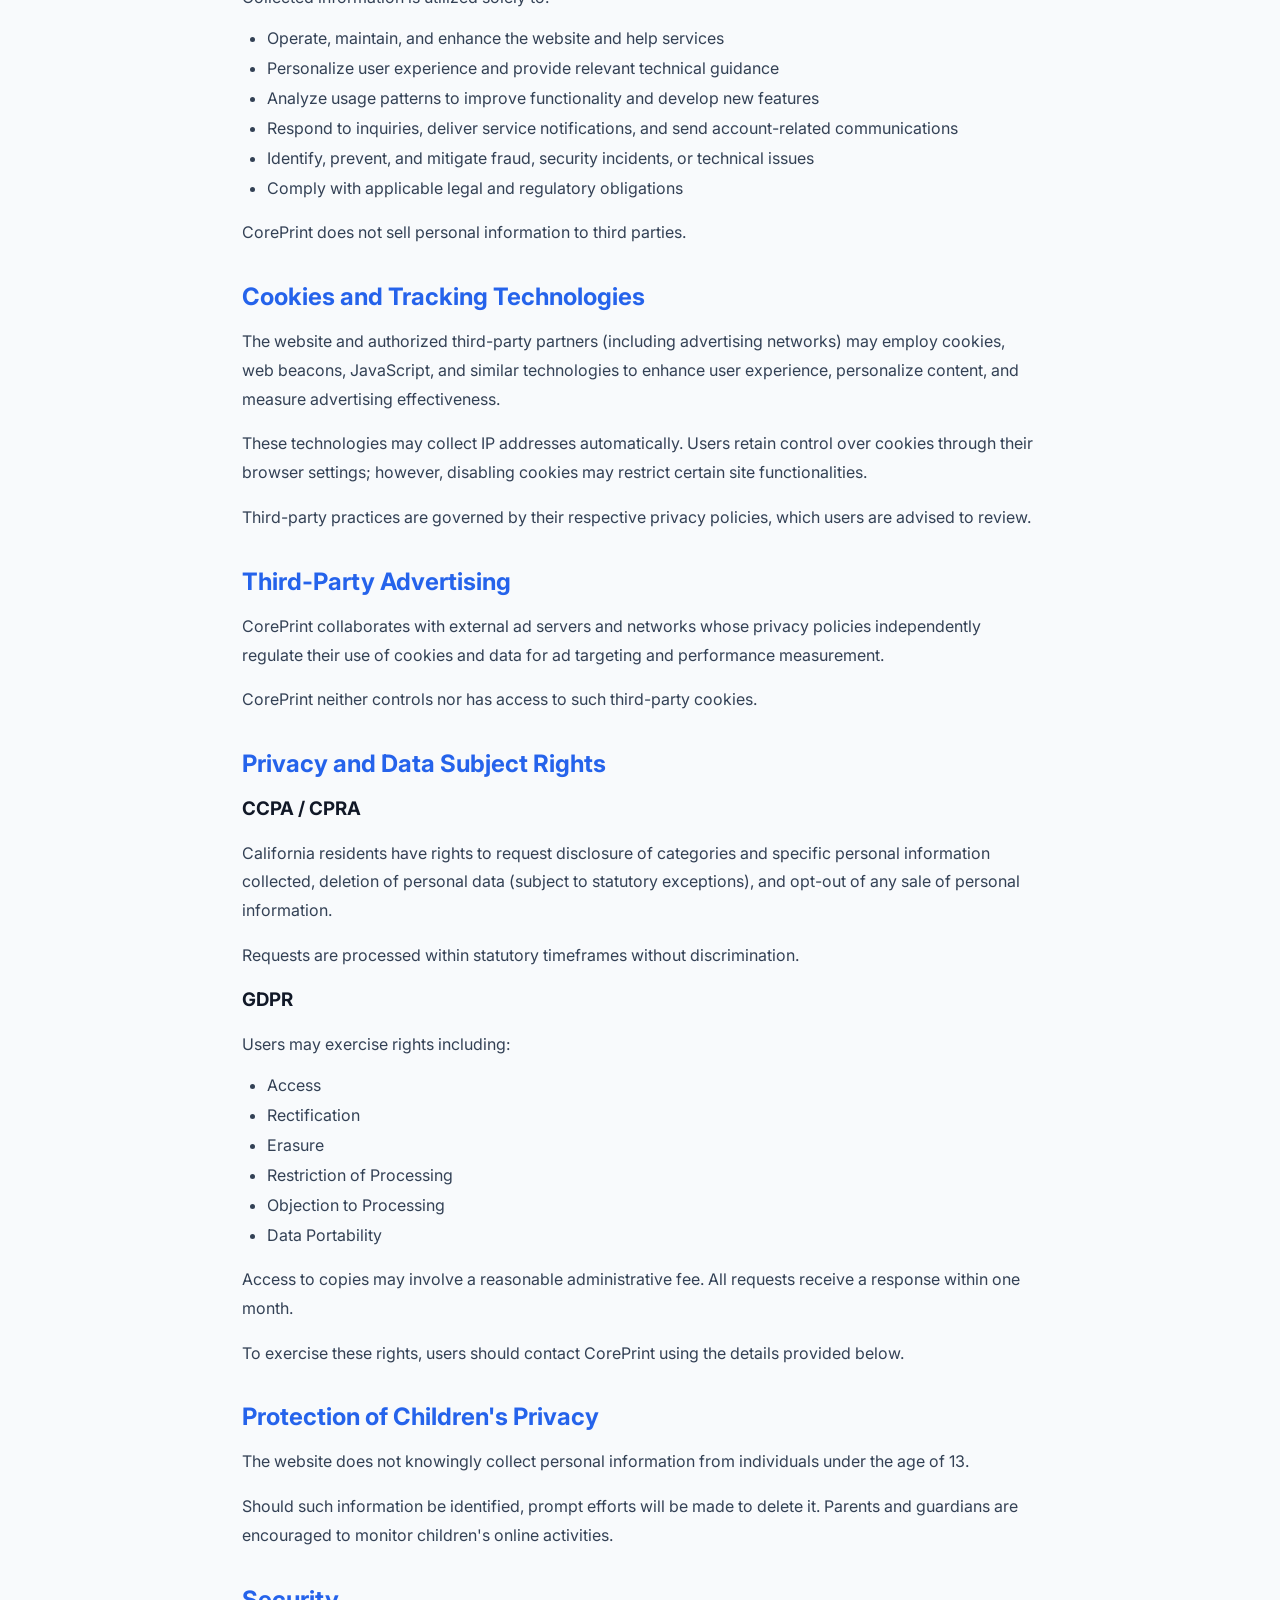
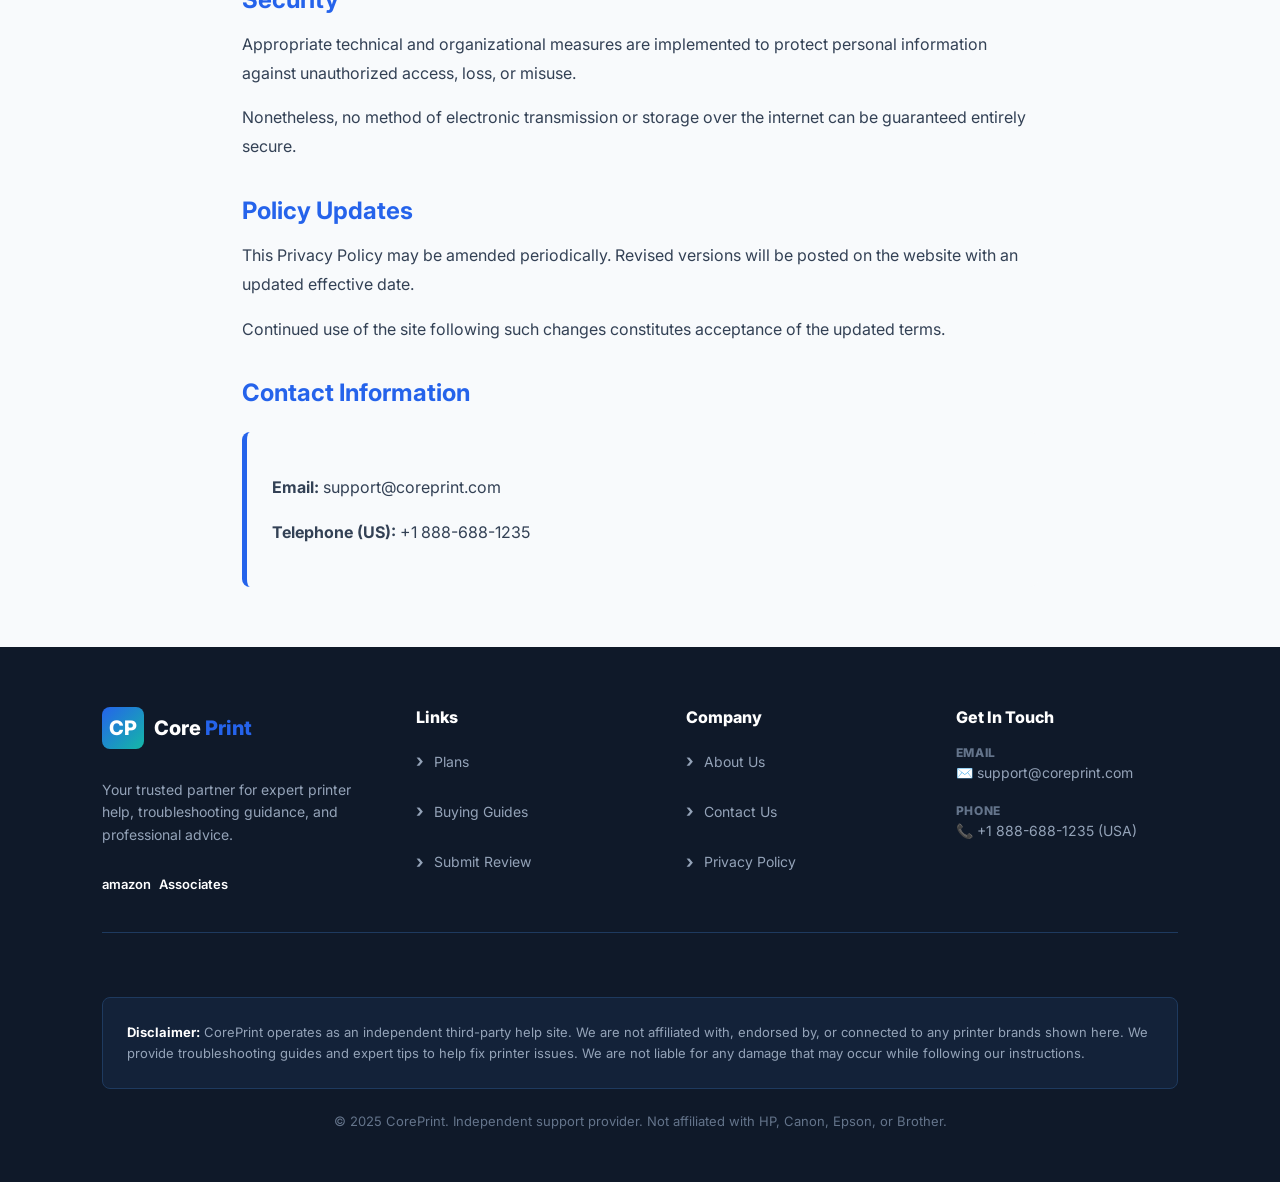
<file: Privacy.html>
```html
<!DOCTYPE html>
<html lang="en">

<head>
  <meta charset="UTF-8">
  <meta name="viewport" content="width=device-width, initial-scale=1.0">
  <title>Privacy Policy - CorePrint</title>
  <link rel="preconnect" href="https://fonts.googleapis.com">
  <link rel="preconnect" href="https://fonts.gstatic.com" crossorigin>
  <link href="https://fonts.googleapis.com/css2?family=Inter:wght@400;500;600;700;800&display=swap" rel="stylesheet">
  <link rel="stylesheet" href="style.css">
  <style>
    .policy-container{
        max-width:1000px;
        margin:0 auto;
        padding:60px 8%;
    }

    .policy-container h1{
        font-size: clamp(32px, 4vw, 52px);
        line-height: 1.12;
        margin-bottom:30px;
    }

    .policy-container h2{
        font-size:24px;
        margin-top:35px;
        margin-bottom:15px;
        color:#2563eb;
    }

    .policy-container p{
        margin-bottom:15px;
        color:#334155;
        line-height:1.8;
    }

    .policy-container ul{
        padding-left:25px;
        margin-bottom:20px;
    }

    .policy-container li{
        margin-bottom:10px;
        color:#334155;
    }

    .contact-box{
        margin-top:25px;
        padding:25px;
        background:#f8fafc;
        border-left:5px solid #2563eb;
        border-radius:8px;
    }
  </style>
</head>

<body>
  <header class="header">
    <a class="logo" href="index.html">
      <span class="logo-mark">CP</span>
      <span>CorePrint</span>
    </a>

    <button class="menu-btn" id="menuBtn">Menu</button>

    <nav class="nav" id="navMenu">
      <a href="index.html">Home</a>
      <a href="about.html">About</a>
      <a href="Contact.html">Contact</a>
      <a href="index.html#wizard" class="nav-cta">Get Help</a>
    </nav>
  </header>

  <main>
    <section class="page-hero">
      <h1>Privacy Policy</h1>
      <p>CorePrint is committed to safeguarding the privacy of its visitors and users.</p>
    </section>

    <section class="policy-container">

<h1>Privacy Policy</h1>

<p>
CorePrint, accessible at www.coreprint.com, is committed to safeguarding the privacy of its visitors and users. This summary outlines the key provisions of the Privacy Policy governing data collection, use, and protection on the website.
</p>

<h2>Scope and Consent</h2>

<p>
This policy applies exclusively to information collected through online activities on the CorePrint website. By accessing or continuing to use the site, users provide their consent to the terms herein.
</p>

<h2>Categories of Information Collected</h2>

<p><strong>Voluntarily provided information:</strong></p>

<ul>
<li>Name</li>
<li>Email Address</li>
<li>Telephone Number</li>
<li>Company Name</li>
<li>Postal Address</li>
<li>Message Content</li>
<li>Attachments</li>
<li>Information submitted through contact forms, account registration, or service inquiries</li>
</ul>

<p><strong>Automatically collected information:</strong></p>

<ul>
<li>IP Address</li>
<li>Browser Type and Version</li>
<li>Internet Service Provider</li>
<li>Date and Time of Access</li>
<li>Referring and Exit Pages</li>
<li>Pages Visited</li>
<li>Approximate Click Counts</li>
</ul>

<p>
Such data are collected through standard server logs and analytics tools, are not linked to personally identifiable information, and are used for site administration, trend analysis, and aggregate demographic insights.
</p>

<h2>Purpose of Data Use</h2>

<p>Collected information is utilized solely to:</p>

<ul>
<li>Operate, maintain, and enhance the website and help services</li>
<li>Personalize user experience and provide relevant technical guidance</li>
<li>Analyze usage patterns to improve functionality and develop new features</li>
<li>Respond to inquiries, deliver service notifications, and send account-related communications</li>
<li>Identify, prevent, and mitigate fraud, security incidents, or technical issues</li>
<li>Comply with applicable legal and regulatory obligations</li>
</ul>

<p>
CorePrint does not sell personal information to third parties.
</p>

<h2>Cookies and Tracking Technologies</h2>

<p>
The website and authorized third-party partners (including advertising networks) may employ cookies, web beacons, JavaScript, and similar technologies to enhance user experience, personalize content, and measure advertising effectiveness.
</p>

<p>
These technologies may collect IP addresses automatically. Users retain control over cookies through their browser settings; however, disabling cookies may restrict certain site functionalities.
</p>

<p>
Third-party practices are governed by their respective privacy policies, which users are advised to review.
</p>

<h2>Third-Party Advertising</h2>

<p>
CorePrint collaborates with external ad servers and networks whose privacy policies independently regulate their use of cookies and data for ad targeting and performance measurement.
</p>

<p>
CorePrint neither controls nor has access to such third-party cookies.
</p>

<h2>Privacy and Data Subject Rights</h2>

<h3>CCPA / CPRA</h3>

<p>
California residents have rights to request disclosure of categories and specific personal information collected, deletion of personal data (subject to statutory exceptions), and opt-out of any sale of personal information.
</p>

<p>
Requests are processed within statutory timeframes without discrimination.
</p>

<h3>GDPR</h3>

<p>
Users may exercise rights including:
</p>

<ul>
<li>Access</li>
<li>Rectification</li>
<li>Erasure</li>
<li>Restriction of Processing</li>
<li>Objection to Processing</li>
<li>Data Portability</li>
</ul>

<p>
Access to copies may involve a reasonable administrative fee. All requests receive a response within one month.
</p>

<p>
To exercise these rights, users should contact CorePrint using the details provided below.
</p>

<h2>Protection of Children's Privacy</h2>

<p>
The website does not knowingly collect personal information from individuals under the age of 13.
</p>

<p>
Should such information be identified, prompt efforts will be made to delete it. Parents and guardians are encouraged to monitor children's online activities.
</p>

<h2>Security</h2>

<p>
Appropriate technical and organizational measures are implemented to protect personal information against unauthorized access, loss, or misuse.
</p>

<p>
Nonetheless, no method of electronic transmission or storage over the internet can be guaranteed entirely secure.
</p>

<h2>Policy Updates</h2>

<p>
This Privacy Policy may be amended periodically. Revised versions will be posted on the website with an updated effective date.
</p>

<p>
Continued use of the site following such changes constitutes acceptance of the updated terms.
</p>

<h2>Contact Information</h2>

<div class="contact-box">

<p><strong>Email:</strong> support@coreprint.com</p>

<p><strong>Telephone (US):</strong> +1 888-688-1235</p>

</div>

    </section>
  </main>

  <footer class="footer">
    <div class="footer-inner">
      <div class="footer-brand">
        <a class="logo footer-logo" href="index.html">
          <span class="logo-mark">CP</span>
          <span>Core<span>Print</span></span>
        </a>
        <p>Your trusted partner for expert printer help, troubleshooting guidance, and professional advice.</p>
        <div class="footer-associates">
          <span>amazon</span>
          <span>Associates</span>
        </div>
      </div>

      <div class="footer-col">
        <h4>Links</h4>
        <a href="index.html#wizard">Plans</a>
        <a href="Buying-Guide.html">Buying Guides</a>
        <a href="Contact.html">Submit Review</a>
      </div>

      <div class="footer-col">
        <h4>Company</h4>
        <a href="about.html">About Us</a>
        <a href="Contact.html">Contact Us</a>
        <a href="Privacy.html">Privacy Policy</a>
      </div>

      <div class="footer-col-contact">
        <h4>Get In Touch</h4>
        <div>
          <p>EMAIL</p>
          <a href="mailto:support@coreprint.com">✉️ support@coreprint.com</a>
        </div>
        <div>
          <p>PHONE</p>
          <a href="tel:+18886881235">📞 +1 888-688-1235 (USA)</a>
        </div>
      </div>
    </div>

    <div class="footer-bottom">
      <div class="footer-disclaimer">
        <p><strong>Disclaimer:</strong> CorePrint operates as an independent third-party help site. We are not affiliated with, endorsed by, or connected to any printer brands shown here. We provide troubleshooting guides and expert tips to help fix printer issues. We are not liable for any damage that may occur while following our instructions.</p>
      </div>
      <p style="text-align: center; color: #64748b; font-size: 13px; margin-top: 24px;">© 2025 CorePrint. Independent support provider. Not affiliated with HP, Canon, Epson, or Brother.</p>
    </div>
  </footer>

  <script src="script.js"></script>

  <script>window.$zoho=window.$zoho || {};$zoho.salesiq=$zoho.salesiq||{ready:function(){}}</script>
  <script id="zsiqscript" src="https://salesiq.zohopublic.com/widget?wc=siq46f4403f35703d25af7b1f089d96ca3a6d771892d2310e0ce3ea562d807fc7d3" defer></script>
</body>

</html>
</file>
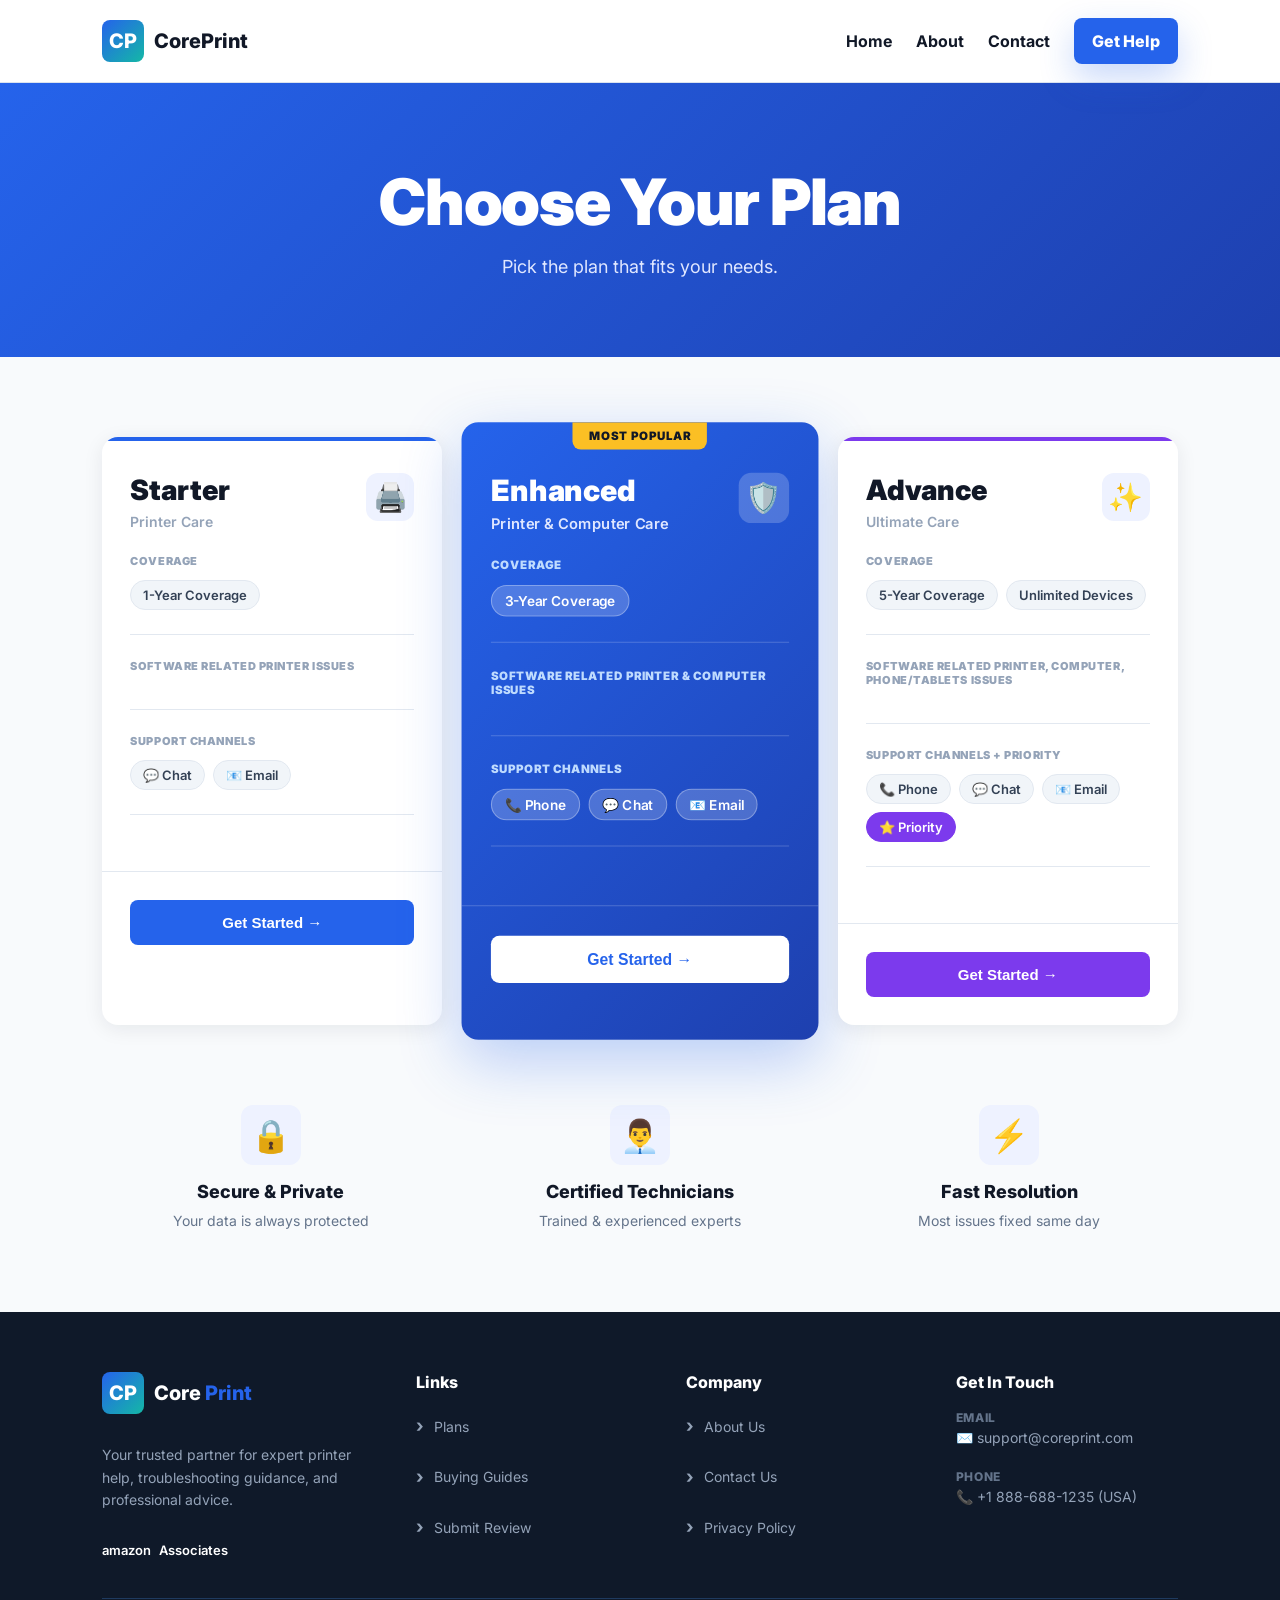
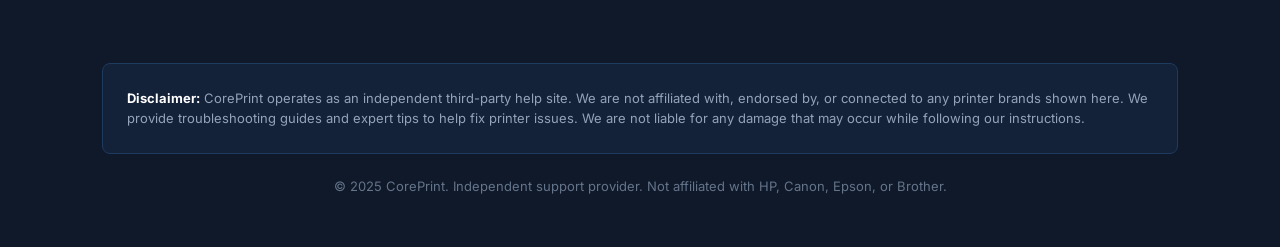
<file: SupportPlan.html>
<!DOCTYPE html>
<html lang="en">
<head>
  <meta charset="UTF-8">
  <meta name="viewport" content="width=device-width, initial-scale=1.0">
  <title>Support Plans - CorePrint</title>
  <link rel="preconnect" href="https://fonts.googleapis.com">
  <link rel="preconnect" href="https://fonts.gstatic.com" crossorigin>
  <link href="https://fonts.googleapis.com/css2?family=Inter:wght@400;500;600;700;800&display=swap" rel="stylesheet">
  <link rel="stylesheet" href="style.css">
  <style>
    .pricing-hero {
      background: linear-gradient(135deg, #2563eb 0%, #1e40af 100%);
      padding: 80px 8%;
      text-align: center;
      color: white;
    }

    .pricing-hero h1 {
      font-size: clamp(40px, 6vw, 64px);
      margin: 0 0 16px;
      font-weight: 900;
      letter-spacing: -0.02em;
    }

    .pricing-hero p {
      font-size: 18px;
      color: #e0e7ff;
      margin: 0;
      max-width: 500px;
      margin: 0 auto;
    }

    .pricing-section {
      padding: 80px 8%;
      background: #f8fafc;
    }

    .pricing-cards {
      display: grid;
      grid-template-columns: repeat(3, 1fr);
      gap: 28px;
      max-width: 1300px;
      margin: 0 auto 80px;
    }

    .pricing-card {
      background: white;
      border-radius: 16px;
      overflow: hidden;
      box-shadow: 0 4px 20px rgba(15, 23, 42, 0.08);
      transition: transform 0.3s ease, box-shadow 0.3s ease;
      position: relative;
    }

    .pricing-card:hover {
      transform: translateY(-8px);
      box-shadow: 0 12px 40px rgba(15, 23, 42, 0.16);
    }

    .pricing-card.featured {
      background: linear-gradient(135deg, #2563eb 0%, #1e40af 100%);
      color: white;
      transform: scale(1.05);
      box-shadow: 0 20px 60px rgba(37, 99, 235, 0.3);
    }

    .pricing-card.featured:hover {
      transform: scale(1.05) translateY(-8px);
      box-shadow: 0 24px 80px rgba(37, 99, 235, 0.4);
    }

    .pricing-badge {
      position: absolute;
      top: 0;
      left: 50%;
      transform: translateX(-50%);
      background: #fbbf24;
      color: #111827;
      padding: 6px 16px;
      border-radius: 0 0 8px 8px;
      font-size: 11px;
      font-weight: 900;
      letter-spacing: 0.05em;
      text-transform: uppercase;
    }

    .pricing-top {
      padding: 32px 28px;
      border-top: 4px solid #2563eb;
    }

    .pricing-card.featured .pricing-top {
      border-top: none;
      padding-top: 48px;
    }

    .pricing-card-header {
      display: flex;
      align-items: flex-start;
      justify-content: space-between;
      margin-bottom: 24px;
    }

    .pricing-card-title {
      flex: 1;
    }

    .pricing-card-title h3 {
      margin: 0 0 6px;
      font-size: 28px;
      font-weight: 900;
      color: #111827;
    }

    .pricing-card.featured .pricing-card-title h3 {
      color: white;
    }

    .pricing-card-title p {
      margin: 0;
      color: #94a3b8;
      font-size: 14px;
      font-weight: 600;
    }

    .pricing-card.featured .pricing-card-title p {
      color: #e0e7ff;
    }

    .pricing-icon {
      width: 48px;
      height: 48px;
      background: #eef2ff;
      border-radius: 12px;
      display: flex;
      align-items: center;
      justify-content: center;
      font-size: 28px;
      flex-shrink: 0;
    }

    .pricing-card.featured .pricing-icon {
      background: rgba(255, 255, 255, 0.2);
    }

    .pricing-feature {
      margin-bottom: 24px;
      padding-bottom: 24px;
      border-bottom: 1px solid #e2e8f0;
    }

    .pricing-card.featured .pricing-feature {
      border-bottom-color: rgba(255, 255, 255, 0.2);
    }

    .pricing-feature-label {
      font-size: 11px;
      font-weight: 900;
      text-transform: uppercase;
      letter-spacing: 0.05em;
      color: #94a3b8;
      margin-bottom: 12px;
    }

    .pricing-card.featured .pricing-feature-label {
      color: #bfdbfe;
    }

    .pricing-feature-content {
      display: flex;
      flex-wrap: wrap;
      gap: 8px;
      align-items: center;
    }

    .pricing-tag {
      display: inline-block;
      padding: 6px 12px;
      background: #f1f5f9;
      border: 1px solid #e2e8f0;
      border-radius: 20px;
      font-size: 13px;
      font-weight: 600;
      color: #334155;
    }

    .pricing-card.featured .pricing-tag {
      background: rgba(255, 255, 255, 0.2);
      border-color: rgba(255, 255, 255, 0.3);
      color: white;
    }

    .pricing-channel {
      display: inline-flex;
      align-items: center;
      gap: 6px;
      padding: 6px 12px;
      background: #f1f5f9;
      border: 1px solid #e2e8f0;
      border-radius: 20px;
      font-size: 13px;
      font-weight: 600;
      color: #334155;
    }

    .pricing-card.featured .pricing-channel {
      background: rgba(255, 255, 255, 0.2);
      border-color: rgba(255, 255, 255, 0.3);
      color: white;
    }

    .pricing-channel.priority {
      background: #7c3aed;
      border-color: #7c3aed;
      color: white;
    }

    .pricing-bottom {
      padding: 28px;
      border-top: 1px solid #e2e8f0;
    }

    .pricing-card.featured .pricing-bottom {
      border-top-color: rgba(255, 255, 255, 0.2);
    }

    .pricing-btn {
      width: 100%;
      padding: 14px;
      background: #2563eb;
      color: white;
      border: none;
      border-radius: 8px;
      font-weight: 800;
      font-size: 15px;
      cursor: pointer;
      transition: 0.25s ease;
    }

    .pricing-card.featured .pricing-btn {
      background: white;
      color: #2563eb;
    }

    .pricing-card-advance .pricing-btn {
      background: #7c3aed;
      color: white;
    }

    .pricing-card-advance .pricing-top {
      border-top-color: #7c3aed;
    }

    .pricing-btn:hover {
      transform: translateY(-2px);
      box-shadow: 0 8px 20px rgba(37, 99, 235, 0.3);
    }

    .pricing-features {
      max-width: 1300px;
      margin: 0 auto;
      display: grid;
      grid-template-columns: repeat(3, 1fr);
      gap: 32px;
    }

    .feature-item {
      text-align: center;
    }

    .feature-icon {
      width: 60px;
      height: 60px;
      background: #eef2ff;
      border-radius: 12px;
      display: flex;
      align-items: center;
      justify-content: center;
      font-size: 32px;
      margin: 0 auto 16px;
    }

    .feature-item h4 {
      margin: 0 0 8px;
      font-size: 18px;
      font-weight: 800;
      color: #111827;
    }

    .feature-item p {
      margin: 0;
      color: #64748b;
      font-size: 14px;
      line-height: 1.6;
    }

    @media (max-width: 1024px) {
      .pricing-cards {
        grid-template-columns: 1fr;
      }

      .pricing-card.featured {
        transform: scale(1);
      }

      .pricing-card.featured:hover {
        transform: translateY(-8px);
      }
    }

    @media (max-width: 768px) {
      .pricing-features {
        grid-template-columns: 1fr;
      }

      .pricing-hero {
        padding: 60px 8%;
      }

      .pricing-section {
        padding: 60px 8%;
      }
    }
  </style>
</head>
<body>
  <header class="header">
    <a class="logo" href="index.html">
      <span class="logo-mark">CP</span>
      <span>CorePrint</span>
    </a>
    <button class="menu-btn" id="menuBtn">Menu</button>
    <nav class="nav" id="navMenu">
      <a href="index.html">Home</a>
      <a href="about.html">About</a>
      <a href="Contact.html">Contact</a>
      <a href="index.html#wizard" class="nav-cta">Get Help</a>
    </nav>
  </header>

  <main>
    <section class="pricing-hero">
      <h1>Choose Your Plan</h1>
      <p>Pick the plan that fits your needs.</p>
    </section>

    <section class="pricing-section">
      <div class="pricing-cards">
        <!-- Starter Plan -->
        <div class="pricing-card">
          <div class="pricing-top">
            <div class="pricing-card-header">
              <div class="pricing-card-title">
                <h3>Starter</h3>
                <p>Printer Care</p>
              </div>
              <div class="pricing-icon">🖨️</div>
            </div>

            <div class="pricing-feature">
              <div class="pricing-feature-label">Coverage</div>
              <div class="pricing-feature-content">
                <span class="pricing-tag">1-Year Coverage</span>
              </div>
            </div>

            <div class="pricing-feature">
              <div class="pricing-feature-label">Software Related Printer Issues</div>
              <div class="pricing-feature-content"></div>
            </div>

            <div class="pricing-feature">
              <div class="pricing-feature-label">Support Channels</div>
              <div class="pricing-feature-content">
                <span class="pricing-channel">💬 Chat</span>
                <span class="pricing-channel">📧 Email</span>
              </div>
            </div>
          </div>

          <div class="pricing-bottom">
            <button class="pricing-btn">Get Started →</button>
          </div>
        </div>

        <!-- Enhanced Plan (Featured) -->
        <div class="pricing-card featured">
          <div class="pricing-badge">MOST POPULAR</div>
          <div class="pricing-top">
            <div class="pricing-card-header">
              <div class="pricing-card-title">
                <h3>Enhanced</h3>
                <p>Printer & Computer Care</p>
              </div>
              <div class="pricing-icon">🛡️</div>
            </div>

            <div class="pricing-feature">
              <div class="pricing-feature-label">Coverage</div>
              <div class="pricing-feature-content">
                <span class="pricing-tag">3-Year Coverage</span>
              </div>
            </div>

            <div class="pricing-feature">
              <div class="pricing-feature-label">Software Related Printer & Computer Issues</div>
              <div class="pricing-feature-content"></div>
            </div>

            <div class="pricing-feature">
              <div class="pricing-feature-label">Support Channels</div>
              <div class="pricing-feature-content">
                <span class="pricing-channel">📞 Phone</span>
                <span class="pricing-channel">💬 Chat</span>
                <span class="pricing-channel">📧 Email</span>
              </div>
            </div>
          </div>

          <div class="pricing-bottom">
            <button class="pricing-btn">Get Started →</button>
          </div>
        </div>

        <!-- Advance Plan -->
        <div class="pricing-card pricing-card-advance">
          <div class="pricing-top">
            <div class="pricing-card-header">
              <div class="pricing-card-title">
                <h3>Advance</h3>
                <p>Ultimate Care</p>
              </div>
              <div class="pricing-icon">✨</div>
            </div>

            <div class="pricing-feature">
              <div class="pricing-feature-label">Coverage</div>
              <div class="pricing-feature-content">
                <span class="pricing-tag">5-Year Coverage</span>
                <span class="pricing-tag">Unlimited Devices</span>
              </div>
            </div>

            <div class="pricing-feature">
              <div class="pricing-feature-label">Software Related Printer, Computer, Phone/Tablets Issues</div>
              <div class="pricing-feature-content"></div>
            </div>

            <div class="pricing-feature">
              <div class="pricing-feature-label">Support Channels + Priority</div>
              <div class="pricing-feature-content">
                <span class="pricing-channel">📞 Phone</span>
                <span class="pricing-channel">💬 Chat</span>
                <span class="pricing-channel">📧 Email</span>
                <span class="pricing-channel priority">⭐ Priority</span>
              </div>
            </div>
          </div>

          <div class="pricing-bottom">
            <button class="pricing-btn">Get Started →</button>
          </div>
        </div>
      </div>

      <div class="pricing-features">
        <div class="feature-item">
          <div class="feature-icon">🔒</div>
          <h4>Secure & Private</h4>
          <p>Your data is always protected</p>
        </div>
        <div class="feature-item">
          <div class="feature-icon">👨‍💼</div>
          <h4>Certified Technicians</h4>
          <p>Trained & experienced experts</p>
        </div>
        <div class="feature-item">
          <div class="feature-icon">⚡</div>
          <h4>Fast Resolution</h4>
          <p>Most issues fixed same day</p>
        </div>
      </div>
    </section>
  </main>

  <footer class="footer">
    <div class="footer-inner">
      <div class="footer-brand">
        <a class="logo footer-logo" href="index.html">
          <span class="logo-mark">CP</span>
          <span>Core<span>Print</span></span>
        </a>
        <p>Your trusted partner for expert printer help, troubleshooting guidance, and professional advice.</p>
        <div class="footer-associates">
          <span>amazon</span>
          <span>Associates</span>
        </div>
      </div>

      <div class="footer-col">
        <h4>Links</h4>
        <a href="SupportPlan.html">Plans</a>
        <a href="Buying-Guide.html">Buying Guides</a>
        <a href="Contact.html">Submit Review</a>
      </div>

      <div class="footer-col">
        <h4>Company</h4>
        <a href="about.html">About Us</a>
        <a href="Contact.html">Contact Us</a>
        <a href="Privacy.html">Privacy Policy</a>
      </div>

      <div class="footer-col-contact">
        <h4>Get In Touch</h4>
        <div>
          <p>EMAIL</p>
          <a href="mailto:support@coreprint.com">✉️ support@coreprint.com</a>
        </div>
        <div>
          <p>PHONE</p>
          <a href="tel:+18886881235">📞 +1 888-688-1235 (USA)</a>
        </div>
      </div>
    </div>

    <div class="footer-bottom">
      <div class="footer-disclaimer">
        <p><strong>Disclaimer:</strong> CorePrint operates as an independent third-party help site. We are not affiliated with, endorsed by, or connected to any printer brands shown here. We provide troubleshooting guides and expert tips to help fix printer issues. We are not liable for any damage that may occur while following our instructions.</p>
      </div>
      <p style="text-align: center; color: #64748b; font-size: 13px; margin-top: 24px;">© 2025 CorePrint. Independent support provider. Not affiliated with HP, Canon, Epson, or Brother.</p>
    </div>
  </footer>

  <script src="script.js"></script>

  <script>window.$zoho=window.$zoho || {};$zoho.salesiq=$zoho.salesiq||{ready:function(){}}</script>
  <script id="zsiqscript" src="https://salesiq.zohopublic.com/widget?wc=siq46f4403f35703d25af7b1f089d96ca3a6d771892d2310e0ce3ea562d807fc7d3" defer></script>
</body>
</html>
</file>
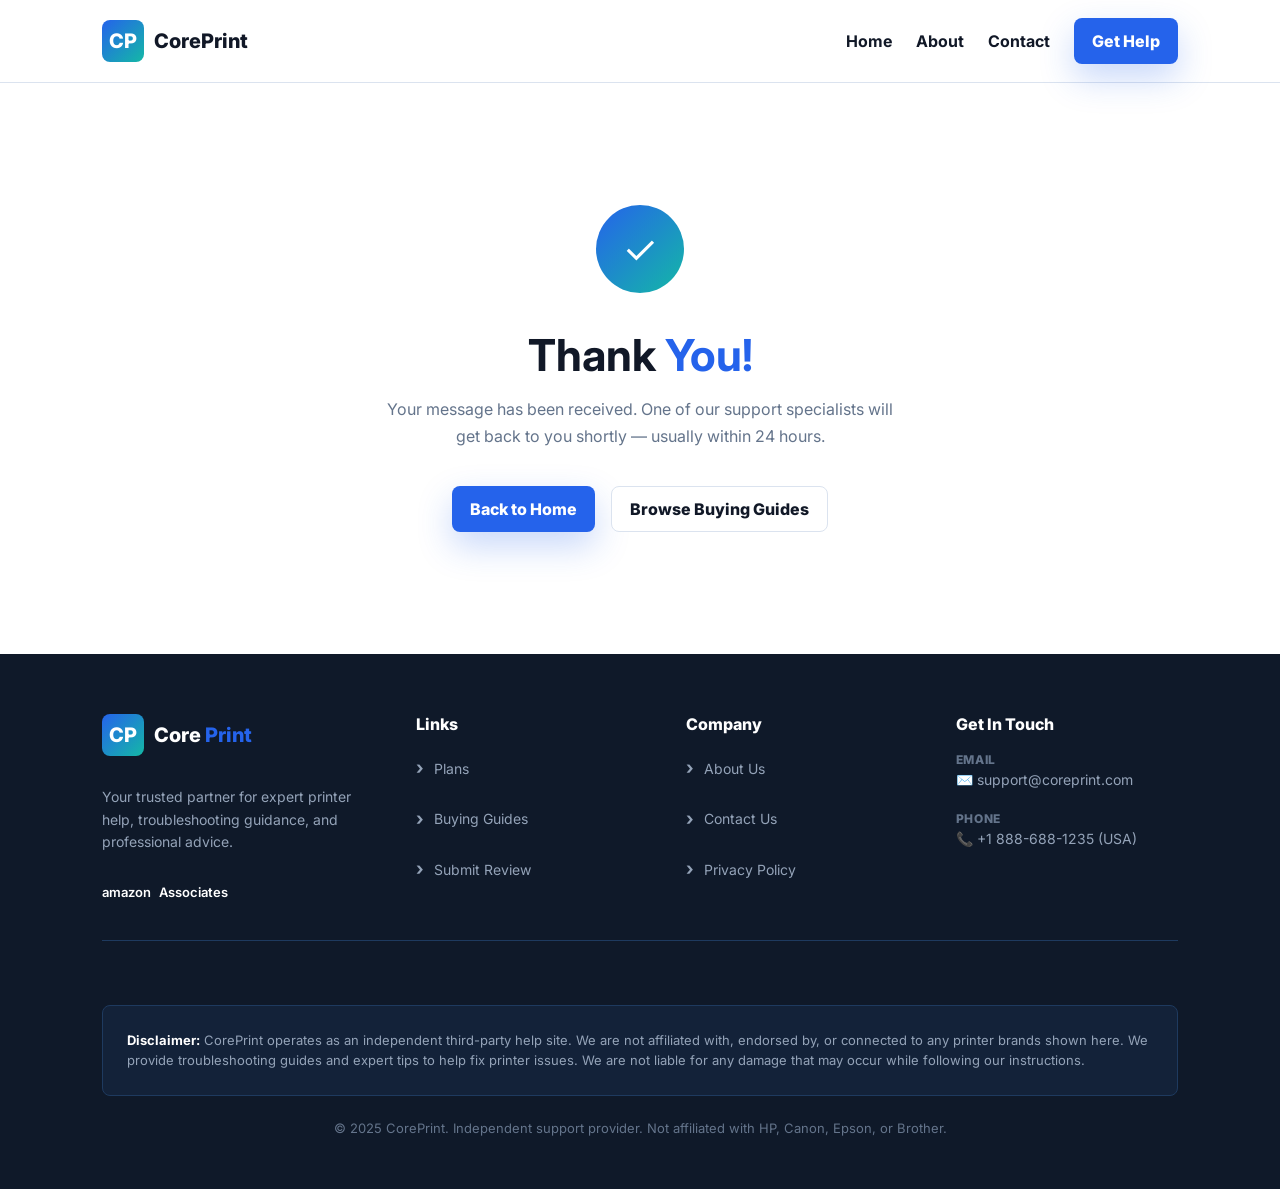
<file: thank-you.html>
<!DOCTYPE html>
<html lang="en">
<head>
  <meta charset="UTF-8">
  <meta name="viewport" content="width=device-width, initial-scale=1.0">
  <title>Thank You - CorePrint</title>
  <link rel="preconnect" href="https://fonts.googleapis.com">
  <link rel="preconnect" href="https://fonts.gstatic.com" crossorigin>
  <link href="https://fonts.googleapis.com/css2?family=Inter:wght@400;500;600;700;800&display=swap" rel="stylesheet">
  <link rel="stylesheet" href="style.css">
  <style>
    .ty-hero {
      padding: 96px 8%;
      background: white;
      display: flex;
      justify-content: center;
    }

    .ty-card {
      max-width: 560px;
      text-align: center;
    }

    .ty-icon {
      width: 88px;
      height: 88px;
      margin: 0 auto 28px;
      border-radius: 50%;
      background: linear-gradient(135deg, var(--blue), var(--teal));
      display: flex;
      align-items: center;
      justify-content: center;
      font-size: 40px;
      color: white;
    }

    .ty-card h1 {
      font-size: clamp(30px, 5vw, 44px);
      line-height: 1.15;
      margin-bottom: 16px;
      color: var(--text);
    }

    .ty-card h1 strong {
      color: var(--blue);
    }

    .ty-card p {
      color: var(--muted);
      font-size: 16px;
      line-height: 1.7;
      margin-bottom: 36px;
    }

    .ty-actions {
      display: flex;
      gap: 16px;
      justify-content: center;
      flex-wrap: wrap;
    }

    @media (max-width: 640px) {
      .ty-hero {
        padding: 64px 6%;
      }
    }
  </style>
</head>
<body>
  <header class="header">
    <a class="logo" href="index.html">
      <span class="logo-mark">CP</span>
      <span>CorePrint</span>
    </a>
    <button class="menu-btn" id="menuBtn">Menu</button>
    <nav class="nav" id="navMenu">
      <a href="index.html">Home</a>
      <a href="about.html">About</a>
      <a href="Contact.html">Contact</a>
      <a href="index.html#wizard" class="nav-cta">Get Help</a>
    </nav>
  </header>

  <main>
    <section class="ty-hero">
      <div class="ty-card">
        <div class="ty-icon">✓</div>
        <h1>Thank <strong>You!</strong></h1>
        <p>Your message has been received. One of our support specialists will get back to you shortly — usually within 24 hours.</p>
        <div class="ty-actions">
          <a class="btn primary" href="index.html">Back to Home</a>
          <a class="btn secondary" href="Buying-Guide.html">Browse Buying Guides</a>
        </div>
      </div>
    </section>
  </main>

  <footer class="footer">
    <div class="footer-inner">
      <div class="footer-brand">
        <a class="logo footer-logo" href="index.html">
          <span class="logo-mark">CP</span>
          <span>Core<span>Print</span></span>
        </a>
        <p>Your trusted partner for expert printer help, troubleshooting guidance, and professional advice.</p>
        <div class="footer-associates">
          <span>amazon</span>
          <span>Associates</span>
        </div>
      </div>

      <div class="footer-col">
        <h4>Links</h4>
        <a href="index.html#wizard">Plans</a>
        <a href="Buying-Guide.html">Buying Guides</a>
        <a href="Contact.html">Submit Review</a>
      </div>

      <div class="footer-col">
        <h4>Company</h4>
        <a href="about.html">About Us</a>
        <a href="Contact.html">Contact Us</a>
        <a href="Privacy.html">Privacy Policy</a>
      </div>

      <div class="footer-col-contact">
        <h4>Get In Touch</h4>
        <div>
          <p>EMAIL</p>
          <a href="mailto:support@coreprint.com">✉️ support@coreprint.com</a>
        </div>
        <div>
          <p>PHONE</p>
          <a href="tel:+18886881235">📞 +1 888-688-1235 (USA)</a>
        </div>
      </div>
    </div>

    <div class="footer-bottom">
      <div class="footer-disclaimer">
        <p><strong>Disclaimer:</strong> CorePrint operates as an independent third-party help site. We are not affiliated with, endorsed by, or connected to any printer brands shown here. We provide troubleshooting guides and expert tips to help fix printer issues. We are not liable for any damage that may occur while following our instructions.</p>
      </div>
      <p style="text-align: center; color: #64748b; font-size: 13px; margin-top: 24px;">© 2025 CorePrint. Independent support provider. Not affiliated with HP, Canon, Epson, or Brother.</p>
    </div>
  </footer>

  <script src="script.js"></script>

  <script>window.$zoho=window.$zoho || {};$zoho.salesiq=$zoho.salesiq||{ready:function(){}}</script>
  <script id="zsiqscript" src="https://salesiq.zohopublic.com/widget?wc=siq46f4403f35703d25af7b1f089d96ca3a6d771892d2310e0ce3ea562d807fc7d3" defer></script>
</body>
</html>
</file>
<file: style.css>
:root {
  --bg: #f8fafc;
  --text: #111827;
  --muted: #64748b;
  --line: #dbe3ef;
  --card: #ffffff;
  --navy: #07111f;
  --blue: #2563eb;
  --teal: #14b8a6;
  --gold: #f59e0b;
  --shadow: 0 22px 70px rgba(15, 23, 42, 0.14);
}

* {
  box-sizing: border-box;
}

html {
  scroll-behavior: smooth;
}

body {
  margin: 0;
  color: var(--text);
  background: var(--bg);
  font-family: Inter, Arial, sans-serif;
}

a {
  color: inherit;
  text-decoration: none;
}

.header {
  position: sticky;
  top: 0;
  z-index: 10;
  display: flex;
  align-items: center;
  justify-content: space-between;
  gap: 24px;
  padding: 18px 8%;
  background: rgba(255, 255, 255, 0.92);
  border-bottom: 1px solid var(--line);
  backdrop-filter: blur(16px);
}

.logo {
  display: inline-flex;
  align-items: center;
  gap: 10px;
  font-size: 20px;
  font-weight: 800;
}

.logo-mark {
  display: grid;
  width: 42px;
  height: 42px;
  place-items: center;
  color: white;
  background: linear-gradient(135deg, var(--blue), var(--teal));
  border-radius: 8px;
}

.nav {
  display: flex;
  align-items: center;
  gap: 24px;
  font-weight: 700;
}

.nav-cta,
.btn {
  display: inline-flex;
  align-items: center;
  justify-content: center;
  min-height: 46px;
  padding: 0 18px;
  border: 0;
  border-radius: 8px;
  font-weight: 800;
  cursor: pointer;
}

.nav-cta,
.btn.primary {
  color: white;
  background: var(--blue);
  box-shadow: 0 14px 34px rgba(37, 99, 235, 0.25);
}

.btn.secondary,
.btn.ghost {
  color: var(--text);
  background: white;
  border: 1px solid var(--line);
}

.menu-btn {
  display: none;
  min-height: 42px;
  padding: 0 14px;
  color: white;
  background: var(--navy);
  border: 0;
  border-radius: 8px;
  font-weight: 800;
}

.hero {
  display: grid;
  grid-template-columns: minmax(0, 1.1fr) minmax(320px, 0.9fr);
  gap: 56px;
  align-items: center;
  min-height: 700px;
  padding: 76px 8%;
  color: white;
  background:
    radial-gradient(circle at 80% 18%, rgba(20, 184, 166, 0.28), transparent 30%),
    linear-gradient(135deg, #07111f 0%, #111827 58%, #172554 100%);
}

.eyebrow {
  margin: 0 0 12px;
  color: var(--teal);
  font-size: 13px;
  font-weight: 800;
  text-transform: uppercase;
}

.eyebrow.disclaimer {
  color: red;
}

.hero h1,
.page-hero h1,
.section-heading h2 {
  margin: 0;
  letter-spacing: 0;
}

.hero h1 {
  max-width: 850px;
  font-size: clamp(42px, 6vw, 74px);
  line-height: 1.02;
}

.hero-text {
  max-width: 670px;
  margin: 22px 0 0;
  color: #cbd5e1;
  font-size: 18px;
  line-height: 1.7;
}

.hero-actions {
  display: flex;
  flex-wrap: wrap;
  gap: 14px;
  margin-top: 32px;
}

.hero-card {
  padding: 26px;
  background: rgba(255, 255, 255, 0.1);
  border: 1px solid rgba(255, 255, 255, 0.18);
  border-radius: 8px;
  box-shadow: var(--shadow);
}

.status-line {
  display: flex;
  align-items: center;
  gap: 10px;
  color: #dbeafe;
  font-weight: 800;
}

.pulse {
  width: 11px;
  height: 11px;
  background: var(--teal);
  border-radius: 50%;
  box-shadow: 0 0 0 7px rgba(20, 184, 166, 0.16);
}

/* .printer-box {
  position: relative;
  height: 260px;
  margin: 26px 0;
  background: #0f172a;
  border-radius: 8px;
  overflow: hidden;
}

.printer-top {
  position: absolute;
  left: 26%;
  right: 26%;
  top: 48px;
  height: 72px;
  background: #e2e8f0;
  border-radius: 8px 8px 0 0;
}

.printer-body {
  position: absolute;
  left: 15%;
  right: 15%;
  top: 112px;
  height: 104px;
  background: linear-gradient(180deg, #ffffff, #cbd5e1);
  border-radius: 8px;
}

.printer-paper {
  position: absolute;
  left: 31%;
  right: 31%;
  bottom: 24px;
  height: 78px;
  background: white;
  border-radius: 5px; */
/* } */
.printer-box {
  margin: 26px 0;
  border-radius: 12px;
  overflow: hidden;
}

.printer-box img {
  width: 100%;
  height: 260px;
  object-fit: cover;
  display: block;
  border-radius: 12px;
}
.mini-stats {
  display: grid;
  grid-template-columns: repeat(2, 1fr);
  gap: 14px;
}

.mini-stats div {
  padding: 16px;
  background: rgba(255, 255, 255, 0.1);
  border-radius: 8px;
}

.mini-stats strong {
  display: block;
  font-size: 28px;
}

.mini-stats span {
  color: #cbd5e1;
}

.trust-bar {
  display: flex;
  flex-wrap: wrap;
  justify-content: center;
  gap: 12px;
  padding: 20px 8%;
  background: white;
  border-bottom: 1px solid var(--line);
}

.trust-bar span {
  padding: 10px 14px;
  color: #334155;
  background: #eef6ff;
  border: 1px solid #dbeafe;
  border-radius: 999px;
  font-weight: 800;
}

.wizard-section,
.features,
.page-hero,
.contact-layout {
  padding: 72px 8%;
}

.section-heading {
  max-width: 760px;
  margin-bottom: 28px;
}

.section-heading h2,
.page-hero h1 {
  font-size: clamp(32px, 4vw, 52px);
  line-height: 1.12;
}

.page-hero {
  color: white;
  background: linear-gradient(135deg, #07111f, #172554);
}

.page-hero p {
  max-width: 760px;
  color: #cbd5e1;
  line-height: 1.7;
}

.wizard,
.contact-form,
.contact-card {
  background: white;
  border: 1px solid var(--line);
  border-radius: 8px;
  box-shadow: 0 18px 60px rgba(15, 23, 42, 0.08);
}

.wizard {
  max-width: 1080px;
  padding: 28px;
}

.progress {
  height: 8px;
  margin-bottom: 30px;
  background: #e2e8f0;
  border-radius: 999px;
  overflow: hidden;
}

.progress-fill {
  width: 20%;
  height: 100%;
  background: linear-gradient(90deg, var(--blue), var(--teal));
  transition: width 0.25s ease;
}

.wizard-step {
  display: none;
}

.wizard-step.active {
  display: block;
}

.wizard-step h3 {
  margin: 0 0 20px;
  font-size: 28px;
}

.step-subheading {
  margin-top: 30px !important;
}

.model-inline {
  max-width: 520px;
  margin-bottom: 10px;
}

.option-grid,
.cards {
  display: grid;
  grid-template-columns: repeat(3, minmax(0, 1fr));
  gap: 16px;
}

.option-card,
.card {
  padding: 22px;
  color: var(--text);
  background: #f8fafc;
  border: 1px solid var(--line);
  border-radius: 8px;
}

.option-card {
  min-height: 82px;
  font: inherit;
  font-weight: 800;
  cursor: pointer;
  position: relative;
  overflow: hidden;
  transition:
    transform 0.25s ease,
    box-shadow 0.25s ease,
    border-color 0.25s ease,
    background-color 0.25s ease,
    color 0.25s ease;
}

.option-card::before {
  content: "";
  position: absolute;
  inset: 0 0 auto;
  height: 4px;
  background: linear-gradient(90deg, var(--blue), var(--teal));
  opacity: 0;
  transition: opacity 0.25s ease;
}

.option-card:hover {
  transform: translateY(-6px);
  border-color: rgba(37, 99, 235, 0.38);
  background: #ffffff;
  box-shadow: 0 20px 48px rgba(15, 23, 42, 0.14);
}

.option-card:hover::before {
  opacity: 1;
}

.option-grid.compact {
  grid-template-columns: repeat(2, minmax(0, 1fr));
}

.option-grid.compact .option-card {
  min-height: 56px;
}

.option-card.selected {
  color: white;
  background: var(--navy);
  border-color: var(--navy);
  box-shadow: 0 22px 54px rgba(7, 17, 31, 0.24);
}

.option-card.selected:hover {
  background: var(--navy);
  border-color: var(--navy);
  box-shadow: 0 24px 60px rgba(7, 17, 31, 0.3);
}

.diagnosis-grid {
  display: grid;
  grid-template-columns: minmax(0, 0.95fr) minmax(320px, 1.05fr);
  gap: 28px;
  align-items: start;
}

.question-panel {
  padding: 24px;
  background: #ffffff;
  border: 1px solid var(--line);
  border-radius: 8px;
  box-shadow: 0 14px 42px rgba(15, 23, 42, 0.08);
}

.question-panel h3 {
  padding-bottom: 18px;
  border-bottom: 1px solid var(--line);
  text-align: center;
}

.question-block {
  margin-top: 22px;
}

.question-block p {
  margin: 0 0 12px;
  font-size: 18px;
  font-weight: 800;
}

.choice-row {
  display: flex;
  gap: 10px;
}

.choice-btn {
  min-height: 42px;
  padding: 0 18px;
  color: var(--text);
  background: white;
  border: 1px solid var(--line);
  border-radius: 999px;
  font: inherit;
  font-weight: 800;
  box-shadow: 0 10px 24px rgba(15, 23, 42, 0.08);
  cursor: pointer;
}

.choice-btn.selected {
  color: white;
  background: #404852;
  border-color: #404852;
}

.check-line {
  display: flex;
  grid-template-columns: auto 1fr;
  align-items: center;
  gap: 10px;
  margin-top: 22px;
  color: var(--text);
  font-weight: 800;
}

.check-line input {
  width: auto;
  min-width: 16px;
}

.wizard-actions {
  display: flex;
  justify-content: flex-end;
  gap: 12px;
  margin-top: 24px;
}

.wizard-error {
  min-height: 22px;
  margin: 14px 0 0;
  color: #dc2626;
  font-weight: 800;
}

.btn:disabled {
  opacity: 0.45;
  cursor: not-allowed;
}

.form {
  display: grid;
  grid-template-columns: repeat(2, minmax(0, 1fr));
  gap: 18px;
}

label {
  display: grid;
  gap: 8px;
  color: #334155;
  font-weight: 800;
}

.full {
  grid-column: 1 / -1;
}

input,
textarea {
  width: 100%;
  padding: 13px;
  color: var(--text);
  background: white;
  border: 1px solid #cbd5e1;
  border-radius: 8px;
  font: inherit;
}

textarea {
  resize: vertical;
}

input:focus,
textarea:focus {
  outline: 3px solid rgba(37, 99, 235, 0.18);
  border-color: var(--blue);
}

.review-box,
.solution-box {
  padding: 24px;
  background: #f8fafc;
  border: 1px solid var(--line);
  border-radius: 8px;
}

.review-note {
  max-width: 760px;
  margin: -8px 0 22px;
  color: var(--muted);
  line-height: 1.65;
}

.review-grid {
  display: grid;
  grid-template-columns: repeat(2, minmax(0, 1fr));
  gap: 14px;
}

.review-item {
  padding: 16px;
  background: white;
  border: 1px solid var(--line);
  border-radius: 8px;
}

.review-item span {
  display: block;
  margin-bottom: 7px;
  color: var(--muted);
  font-size: 13px;
  font-weight: 800;
  text-transform: uppercase;
}

.review-item strong {
  display: block;
  color: var(--text);
  line-height: 1.5;
  overflow-wrap: anywhere;
}

.solution-box ol {
  color: #334155;
  line-height: 1.8;
}

.features {
  background: #eef6ff;
}

.reviews-section {
  padding: 76px 8%;
  color: white;
  background: #0b111d;
}

.reviews-inner {
  max-width: 1100px;
  margin: 0 auto;
}

.reviews-section h2 {
  margin: 0 0 56px;
  font-size: clamp(34px, 4vw, 48px);
  letter-spacing: 0;
}

.reviews-grid {
  display: grid;
  grid-template-columns: repeat(3, minmax(0, 1fr));
  gap: 20px;
}

.review-card,
.review-form {
  background: #141c2d;
  border: 1px solid #25314a;
  border-radius: 18px;
}

.review-card {
  padding: 30px;
}

.stars {
  color: #f59e0b;
  font-size: 18px;
  letter-spacing: 1px;
}

.review-card p {
  color: #9db4d8;
  font-style: italic;
  line-height: 1.65;
}

.review-card strong {
  color: white;
}

.review-form {
  max-width: 580px;
  margin-top: 48px;
  padding: 34px 36px;
}

.review-form h3 {
  margin: 0 0 22px;
  font-size: 20px;
}

.review-form input,
.review-form textarea {
  margin-bottom: 14px;
  color: white;
  background: #0b111d;
  border-color: #25314a;
}

.review-form .btn {
  width: 100%;
  background: linear-gradient(135deg, #2f6df6, #5b4df5);
}

.review-status {
  min-height: 24px;
  margin: 14px 0 0;
  color: var(--teal);
  font-weight: 800;
}

.card {
  background: white;
  position: relative;
  overflow: hidden;
  transition:
    transform 0.25s ease,
    box-shadow 0.25s ease,
    border-color 0.25s ease;
}

.card::before {
  content: "";
  position: absolute;
  inset: 0 0 auto;
  height: 4px;
  background: linear-gradient(90deg, var(--blue), var(--teal));
  opacity: 0;
  transition: opacity 0.25s ease;
}

.card:hover {
  transform: translateY(-8px);
  border-color: rgba(37, 99, 235, 0.35);
  box-shadow: 0 24px 60px rgba(15, 23, 42, 0.16);
}

.card:hover::before {
  opacity: 1;
}

.card h3 {
  margin: 0 0 10px;
  color: #172554;
}

.card p {
  margin: 0;
  color: var(--muted);
  line-height: 1.65;
}

.contact-layout {
  display: grid;
  grid-template-columns: minmax(0, 1.2fr) minmax(280px, 0.8fr);
  gap: 28px;
}

.contact-form,
.contact-card {
  padding: 26px;
}

.contact-card h2 {
  margin-top: 0;
}

.contact-card p,
.contact-card li {
  color: var(--muted);
  line-height: 1.7;
}

.form-message {
  margin: 0;
  color: #047857;
  font-weight: 800;
}

.footer {
  padding: 60px 8% 40px;
  color: #90a8cf;
  background: #0f1929;
}

.footer-inner {
  display: grid;
  grid-template-columns: 1.2fr 1fr 1fr 1fr;
  gap: 48px;
  max-width: 1300px;
  margin: 0 auto;
  padding-bottom: 40px;
  border-bottom: 1px solid #1e3a5f;
}

.footer-brand {
  display: flex;
  flex-direction: column;
  gap: 16px;
}

.footer-logo {
  color: white;
  font-size: 20px;
  font-weight: 800;
  display: flex;
  align-items: center;
  gap: 10px;
}

.footer-logo span:last-child {
  display: flex;
  align-items: center;
  gap: 4px;
}

.footer-logo span:last-child span:first-child {
  color: white;
}

.footer-logo span:last-child span:last-child {
  color: #2563eb;
}

.footer-brand p {
  max-width: 280px;
  line-height: 1.6;
  font-size: 14px;
  color: #94a3b8;
}

.footer-associates {
  display: flex;
  align-items: center;
  gap: 8px;
  font-size: 13px;
}

.footer-associates span {
  color: white;
  font-weight: 600;
}

.footer-col {
  display: flex;
  flex-direction: column;
  gap: 18px;
}

.footer-col h4 {
  margin: 0;
  color: white;
  font-size: 16px;
  font-weight: 800;
  letter-spacing: 0;
  text-transform: none;
}

.footer-col a,
.footer-col-contact a {
  color: #94a3b8;
  font-size: 14px;
  line-height: 1.8;
  display: flex;
  align-items: center;
  gap: 10px;
  text-decoration: none;
  transition: color 0.25s ease;
}

.footer-col a:hover,
.footer-col-contact a:hover {
  color: white;
}

.footer-col a::before {
  content: '›';
  font-size: 18px;
  font-weight: bold;
}

.footer-col-contact {
  display: flex;
  flex-direction: column;
  gap: 18px;
}

.footer-col-contact h4 {
  margin: 0;
  color: white;
  font-size: 16px;
  font-weight: 800;
}

.footer-col-contact p {
  margin: 0;
  color: #64748b;
  font-size: 12px;
  font-weight: 800;
  text-transform: uppercase;
  letter-spacing: 0.05em;
}

.footer-col-contact a {
  color: #94a3b8;
  font-size: 14px;
  line-height: 1.8;
}

.footer-btn {
  width: fit-content;
  background: linear-gradient(135deg, #2f6df6, #5b4df5);
}

.footer-bottom {
  max-width: 1300px;
  margin: 0 auto;
  padding-top: 40px;
}

.footer-disclaimer {
  background: rgba(30, 58, 95, 0.3);
  border: 1px solid #1e3a5f;
  border-radius: 8px;
  padding: 24px;
  margin-top: 24px;
}

.footer-disclaimer p {
  margin: 0;
  color: #94a3b8;
  font-size: 13px;
  line-height: 1.6;
}

.footer-disclaimer strong {
  color: white;
}

@media (max-width: 900px) {
  .header {
    align-items: flex-start;
    flex-direction: column;
  }

  .menu-btn {
    display: inline-flex;
    align-items: center;
  }

  .nav {
    display: none;
    width: 100%;
    flex-direction: column;
    align-items: flex-start;
    gap: 12px;
  }

  .nav.open {
    display: flex;
  }

  .hero,
  .contact-layout,
  .diagnosis-grid {
    grid-template-columns: 1fr;
  }

  .option-grid,
  .cards,
  .reviews-grid,
  .footer-inner,
  .form,
  .review-grid {
    grid-template-columns: 1fr;
  }
}

@media (max-width: 560px) {
  .hero h1 {
    font-size: 38px;
  }

  .btn,
  .hero-actions {
    width: 100%;
  }
}

/* ═══════════════════════════════════════════
   STEP 6 — 3-STAGE PREMIUM FLOW
═══════════════════════════════════════════ */

/* ── 6a: Resolution Center ── */
.rc-wrapper {
  max-width: 780px;
  margin: 0 auto;
  padding: 8px 0 16px;
}
.rc-title-block {
  text-align: center;
  margin-bottom: 24px;
}
.rc-title {
  margin: 0 0 8px;
  font-size: clamp(22px, 4vw, 30px);
  font-weight: 900;
  letter-spacing: 0.06em;
  color: #4f46e5;
}
.rc-sub {
  margin: 0;
  color: var(--muted);
  font-size: 15px;
}
.rc-card {
  background: #fff5f5;
  border: 1px solid #fecaca;
  border-radius: 14px;
  padding: 28px 24px 20px;
  margin-bottom: 28px;
}
.rc-callaway {
  display: flex;
  align-items: center;
  justify-content: center;
  gap: 12px;
  font-size: 17px;
  font-weight: 900;
  letter-spacing: 0.07em;
  color: #b91c1c;
  margin: 0 0 22px;
}
.rc-phone-badge {
  position: relative;
  width: 48px;
  height: 48px;
  background: #dc2626;
  border-radius: 50%;
  display: flex;
  align-items: center;
  justify-content: center;
  font-size: 20px;
  flex-shrink: 0;
  box-shadow: 0 0 0 6px rgba(220,38,38,0.15);
}
.rc-one {
  position: absolute;
  bottom: -4px;
  right: -4px;
  width: 20px;
  height: 20px;
  background: white;
  border: 2px solid #dc2626;
  border-radius: 50%;
  font-size: 11px;
  font-weight: 900;
  color: #dc2626;
  display: flex;
  align-items: center;
  justify-content: center;
  line-height: 1;
}
.rc-phones {
  display: grid;
  grid-template-columns: 1fr 1fr;
  gap: 14px;
  margin-bottom: 16px;
}
.rc-phone-card {
  display: flex;
  align-items: center;
  gap: 14px;
  background: white;
  border: 1px solid var(--line);
  border-radius: 10px;
  padding: 14px 18px;
  box-shadow: 0 2px 10px rgba(15,23,42,0.06);
}
.rc-flag { font-size: 30px; line-height: 1; }
.rc-country {
  display: block;
  font-size: 11px;
  font-weight: 800;
  text-transform: uppercase;
  letter-spacing: 0.05em;
  color: var(--muted);
  margin-bottom: 3px;
}
.rc-number {
  display: block;
  font-size: 18px;
  font-weight: 900;
  color: var(--text);
}
.rc-chat-note {
  margin: 0;
  font-size: 13px;
  color: var(--muted);
  line-height: 1.5;
}
.rc-continue-wrap {
  display: flex;
  justify-content: center;
}
.rc-continue-btn {
  background: linear-gradient(135deg, #6d28d9, #4f46e5) !important;
  color: white !important;
  border: none !important;
  padding: 16px 36px !important;
  border-radius: 50px !important;
  font-size: 15px !important;
  font-weight: 900 !important;
  letter-spacing: 0.04em !important;
  box-shadow: 0 8px 28px rgba(79,70,229,0.4) !important;
  cursor: pointer;
  transition: transform 0.2s, box-shadow 0.2s;
}
.rc-continue-btn:hover {
  transform: translateY(-2px);
  box-shadow: 0 12px 36px rgba(79,70,229,0.5) !important;
}

/* ── 6b: Self-Troubleshooting Steps ── */
.st-wrapper {
  padding: 4px 0 16px;
}
.st-header {
  display: flex;
  align-items: center;
  justify-content: space-between;
  gap: 16px;
  padding: 18px 22px;
  background: white;
  border: 1px solid var(--line);
  border-radius: 12px;
  margin-bottom: 14px;
  box-shadow: 0 4px 16px rgba(15,23,42,0.06);
}
.st-header-left {
  display: flex;
  align-items: center;
  gap: 14px;
}
.st-icon {
  width: 46px;
  height: 46px;
  background: #eef2ff;
  border-radius: 10px;
  display: grid;
  place-items: center;
  font-size: 22px;
  flex-shrink: 0;
}
.st-header-title {
  margin: 0 0 3px;
  font-size: 15px;
  font-weight: 900;
  letter-spacing: 0.04em;
  color: var(--text);
}
.st-header-sub {
  margin: 0;
  color: var(--muted);
  font-size: 13px;
  line-height: 1.5;
}
.st-badge {
  white-space: nowrap;
  padding: 8px 14px;
  background: #f8fafc;
  border: 1px solid var(--line);
  border-radius: 999px;
  font-size: 13px;
  font-weight: 700;
  color: #334155;
  flex-shrink: 0;
}
.st-issue-bar {
  display: flex;
  align-items: center;
  gap: 14px;
  padding: 16px 22px;
  background: white;
  border: 1px solid var(--line);
  border-radius: 12px;
  margin-bottom: 14px;
  box-shadow: 0 4px 16px rgba(15,23,42,0.06);
}
.st-issue-icon {
  font-size: 24px;
  flex-shrink: 0;
}
.st-issue-title {
  display: block;
  font-size: 17px;
  font-weight: 800;
  color: var(--text);
  margin-bottom: 2px;
}
.st-issue-sub {
  margin: 0;
  color: var(--muted);
  font-size: 13px;
}
.st-columns {
  display: grid;
  grid-template-columns: 1fr 1fr;
  gap: 14px;
  margin-bottom: 28px;
}
.st-col {
  background: white;
  border: 1px solid var(--line);
  border-radius: 12px;
  padding: 18px 20px;
  box-shadow: 0 4px 14px rgba(15,23,42,0.05);
}
.st-col-header {
  display: flex;
  align-items: center;
  gap: 8px;
  font-size: 14px;
  font-weight: 800;
  color: var(--text);
  margin-bottom: 14px;
  padding-bottom: 12px;
  border-bottom: 1px solid var(--line);
}
.st-checklist {
  list-style: none;
  padding: 0;
  margin: 0;
  display: flex;
  flex-direction: column;
  gap: 10px;
}
.st-checklist li {
  display: flex;
  align-items: flex-start;
  gap: 10px;
  color: #334155;
  font-size: 14px;
  line-height: 1.6;
}
.st-chk {
  color: #4f46e5;
  font-size: 13px;
  margin-top: 2px;
  flex-shrink: 0;
  font-weight: 900;
}
.st-finish-wrap {
  display: flex;
  justify-content: center;
}

/* ── 6c: Thank You ── */
.ty-wrapper {
  padding: 4px 0 16px;
}
.ty-header-card {
  display: flex;
  align-items: center;
  gap: 20px;
  padding: 24px 28px;
  background: white;
  border: 1px solid var(--line);
  border-radius: 14px;
  margin-bottom: 20px;
  box-shadow: 0 4px 20px rgba(15,23,42,0.07);
}
.ty-check {
  width: 58px;
  height: 58px;
  background: linear-gradient(135deg, #16a34a, #22c55e);
  border-radius: 14px;
  display: grid;
  place-items: center;
  color: white;
  font-size: 26px;
  font-weight: 900;
  flex-shrink: 0;
}
.ty-headline {
  margin: 0 0 6px;
  font-size: clamp(18px, 3vw, 24px);
  font-weight: 900;
  letter-spacing: 0.04em;
  color: var(--text);
}
.ty-name {
  margin: 0;
  font-size: 17px;
  font-weight: 700;
  color: var(--muted);
}
.ty-cards-row {
  display: grid;
  grid-template-columns: 1fr 1fr;
  gap: 16px;
  margin-bottom: 16px;
}
.ty-card {
  border-radius: 14px;
  padding: 26px;
}
.ty-card-dark {
  background: #07111f;
  color: white;
}
.ty-card-light {
  background: white;
  border: 1px solid var(--line);
  color: var(--text);
  box-shadow: 0 4px 18px rgba(15,23,42,0.07);
  display: flex;
  flex-direction: column;
}
.ty-card-icon-wrap {
  width: 46px;
  height: 46px;
  background: rgba(255,255,255,0.1);
  border-radius: 10px;
  display: grid;
  place-items: center;
  font-size: 20px;
  margin-bottom: 14px;
}
.ty-heart { background: #fef2f2 !important; }
.ty-card h3 {
  margin: 0 0 8px;
  font-size: 17px;
  font-weight: 800;
}
.ty-card p {
  margin: 0;
  font-size: 14px;
  line-height: 1.65;
  color: #94a3b8;
}
.ty-card-light p { color: var(--muted); }
.ty-list {
  list-style: none;
  padding: 0;
  margin: 14px 0 0;
  display: flex;
  flex-direction: column;
  gap: 9px;
}
.ty-list li {
  font-size: 14px;
  color: #cbd5e1;
  line-height: 1.5;
}
.ty-footer-note {
  text-align: center;
  color: var(--muted);
  font-size: 14px;
  margin: 4px 0 14px;
}

@media (max-width: 900px) {
  .rc-phones,
  .st-columns,
  .ty-cards-row { grid-template-columns: 1fr; }
  .st-header { flex-direction: column; align-items: flex-start; }
}


/* WHY CHOOSE US NEW DESIGN */

.why-boxes{
  display:grid;
  grid-template-columns:repeat(3,1fr);
  gap:20px;
}

.why-box{
  display:flex;
  align-items:flex-start;
  gap:18px;

  padding:28px;

  border-radius:18px;

  transition:.3s ease;
}

.why-box:hover{
  transform:translateY(-5px);
}

.why-icon{
  width:42px;
  height:42px;

  display:flex;
  align-items:center;
  justify-content:center;

  border-radius:50%;

  font-size:22px;
  font-weight:700;
}

.why-box h3{
  margin:0 0 8px;
  font-size:28px;
}

.why-box p{
  margin:0;
  color:#475569;
  line-height:1.6;
}

/* BLUE */

.why-blue{
  background:#eef4ff;
  border:2px solid #bfd6ff;
}

.why-blue .why-icon{
  background:#2563eb;
  color:white;
}

/* GREEN */

.why-green{
  background:#ecfdf3;
  border:2px solid #b8f5cb;
}

.why-green .why-icon{
  background:#059669;
  color:white;
}

/* YELLOW */

.why-yellow{
  background:#fff9df;
  border:2px solid #facc15;
}

.why-yellow .why-icon{
  background:#d97706;
  color:white;
}

/* WHY CHOOSE US NEW DESIGN */

.why-boxes{
  display:grid;
  grid-template-columns:repeat(3,1fr);
  gap:20px;
}

.why-box{
  display:flex;
  align-items:flex-start;
  gap:18px;

  padding:28px;

  border-radius:18px;

  transition:.3s ease;
}

.why-box:hover{
  transform:translateY(-5px);
}

.why-icon{
  width:42px;
  height:42px;

  display:flex;
  align-items:center;
  justify-content:center;

  border-radius:50%;

  font-size:22px;
  font-weight:700;
}

.why-box h3{
  margin:0 0 8px;
  font-size:28px;
}

.why-box p{
  margin:0;
  color:#475569;
  line-height:1.6;
}

@media (max-width: 900px) {
  .hero,
  .page-hero,
  .contact-layout,
  .diagnosis-grid,
  .option-grid,
  .cards,
  .reviews-grid,
  .footer-inner,
  .form,
  .review-grid,
  .why-boxes,
  .pricing-cards,
  .pricing-features {
    grid-template-columns: 1fr;
  }

  .hero,
  .page-hero,
  .wizard-section,
  .features,
  .contact-layout,
  .about-hero,
  .contact-hero,
  .pricing-section,
  .pricing-hero {
    padding: 54px 6%;
  }

  .page-hero,
  .pricing-hero {
    padding-top: 56px;
    padding-bottom: 56px;
  }

  .section-heading {
    margin-bottom: 22px;
  }

  .section-heading h2,
  .page-hero h1,
  .pricing-hero h1,
  .about-content h1,
  .contact-intro h1 {
    font-size: clamp(30px, 6vw, 48px);
  }

  .footer-inner {
    gap: 24px;
    padding-bottom: 32px;
  }

  .footer-col,
  .footer-col-contact,
  .footer-brand,
  .footer-associates {
    width: 100%;
  }

  .footer-bottom {
    padding-top: 28px;
  }

  .hero-actions,
  .form,
  .model-inline,
  .review-grid,
  .progress,
  .option-grid,
  .cards,
  .why-boxes,
  .pricing-features {
    gap: 18px;
  }
}

@media (max-width: 560px) {
  .header {
    padding: 16px 5%;
  }

  .hero,
  .page-hero,
  .pricing-section,
  .contact-layout,
  .about-hero,
  .contact-hero,
  .pricing-hero {
    padding: 48px 5%;
  }

  .hero h1,
  .page-hero h1,
  .pricing-hero h1,
  .section-heading h2 {
    font-size: clamp(26px, 10vw, 38px);
  }

  .hero-text,
  .page-hero p,
  .footer-brand p,
  .why-box p,
  .review-note,
  .pricing-card-title p,
  .pricing-feature-label,
  .pricing-channel,
  .footer-col-contact p,
  .footer-col a,
  .footer-col-contact a {
    font-size: 14px;
  }

  .btn,
  .hero-actions,
  .footer-btn,
  .pricing-btn {
    width: 100%;
  }

  .nav {
    width: 100%;
  }

  .footer-inner {
    display: grid;
    gap: 20px;
  }

  .footer-col,
  .footer-col-contact,
  .footer-brand {
    align-items: flex-start;
  }

  .footer-disclaimer {
    padding: 18px;
  }

  .footer-bottom p {
    font-size: 13px;
  }
}

/* BLUE */

.why-blue{
  background:#eef4ff;
  border:2px solid #bfd6ff;
}

.why-blue .why-icon{
  background:#2563eb;
  color:white;
}

/* GREEN */

.why-green{
  background:#ecfdf3;
  border:2px solid #b8f5cb;
}

.why-green .why-icon{
  background:#059669;
  color:white;
}

/* YELLOW */

.why-yellow{
  background:#fff9df;
  border:2px solid #facc15;
}

.why-yellow .why-icon{
  background:#d97706;
  color:white;
}
</file>
